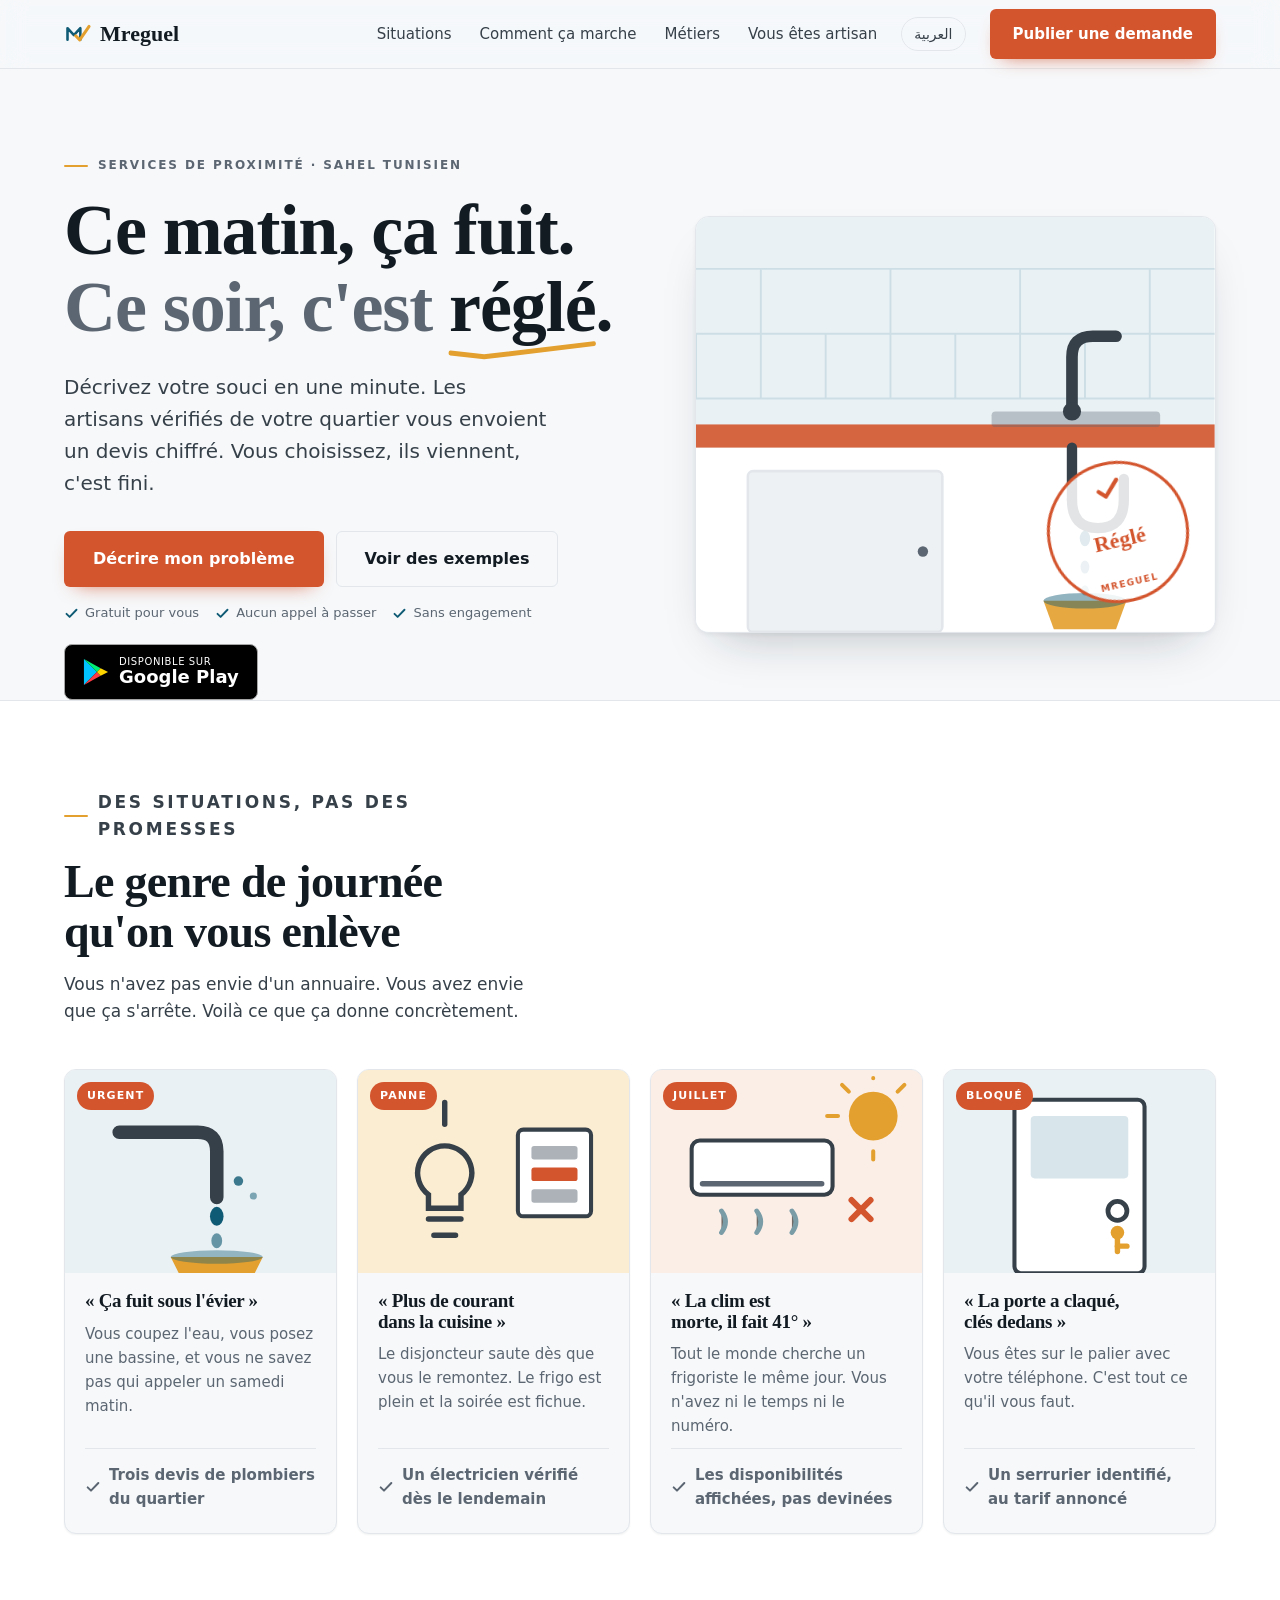
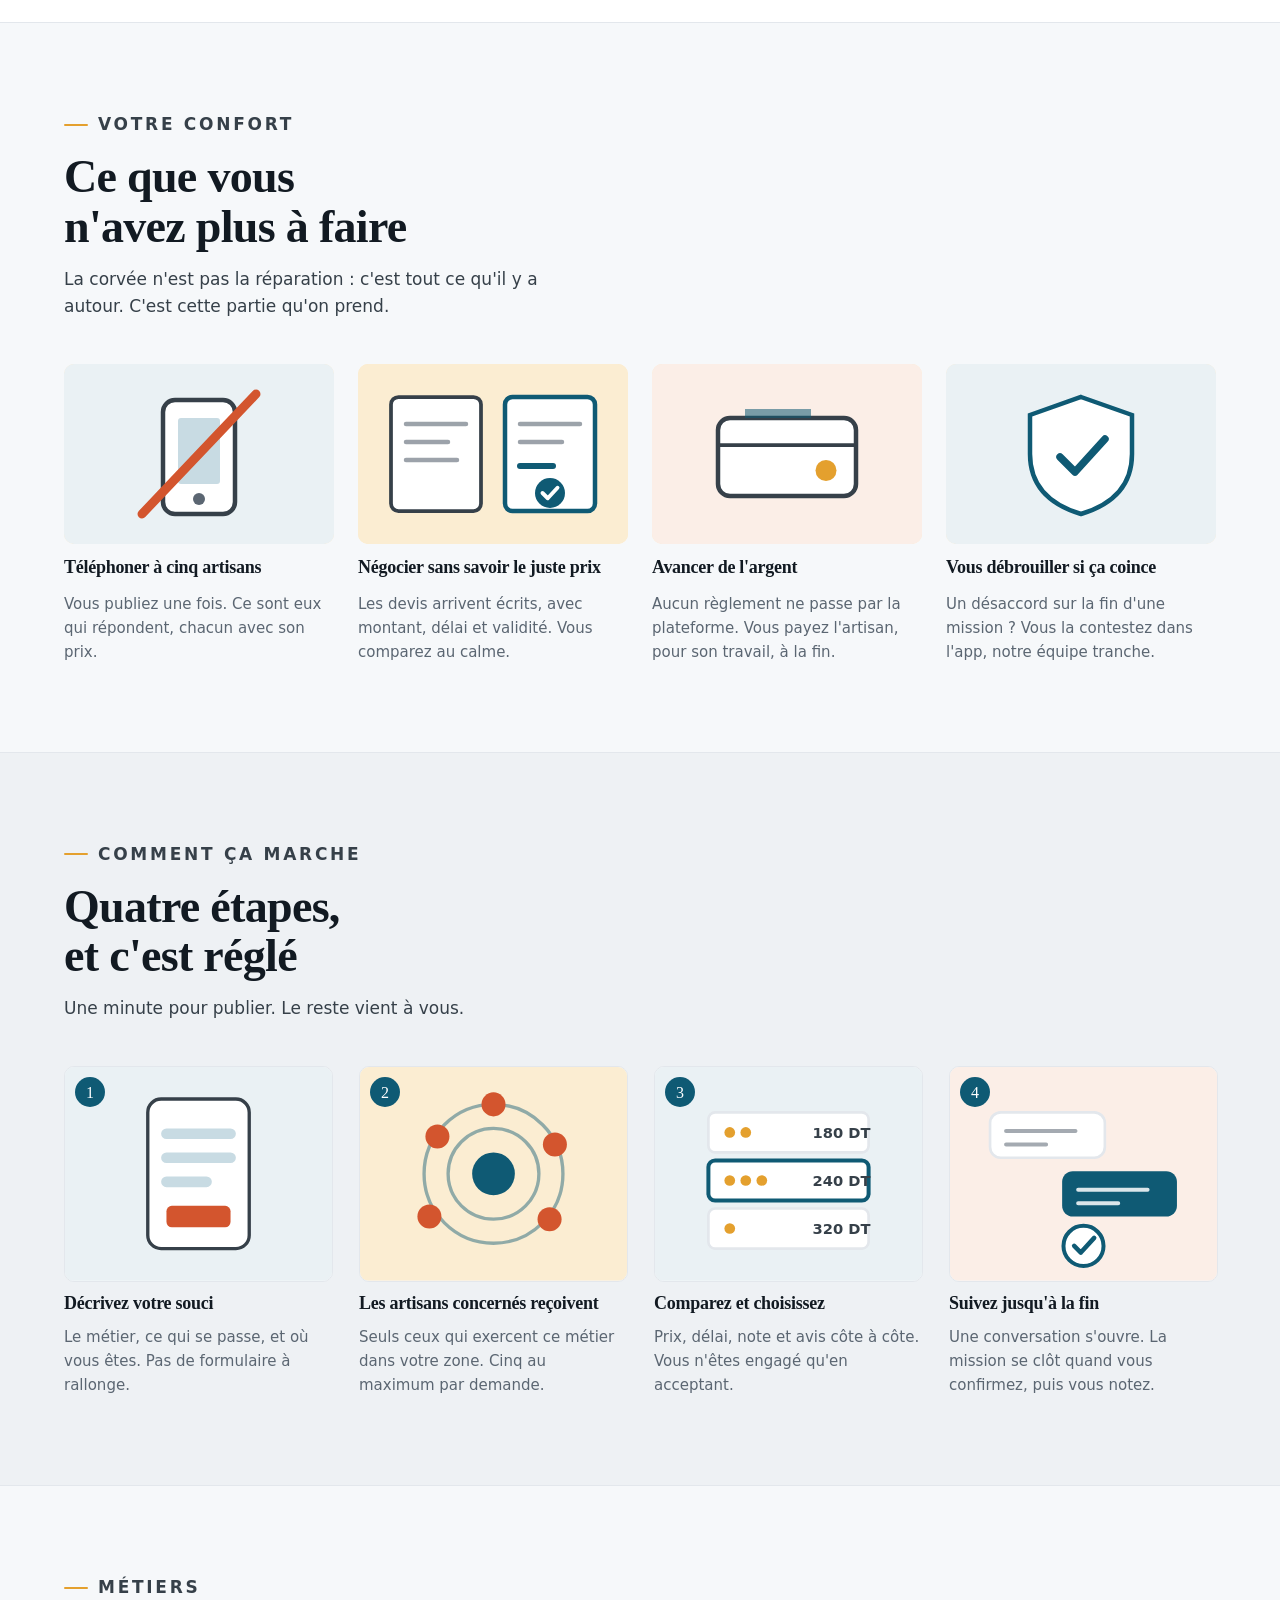
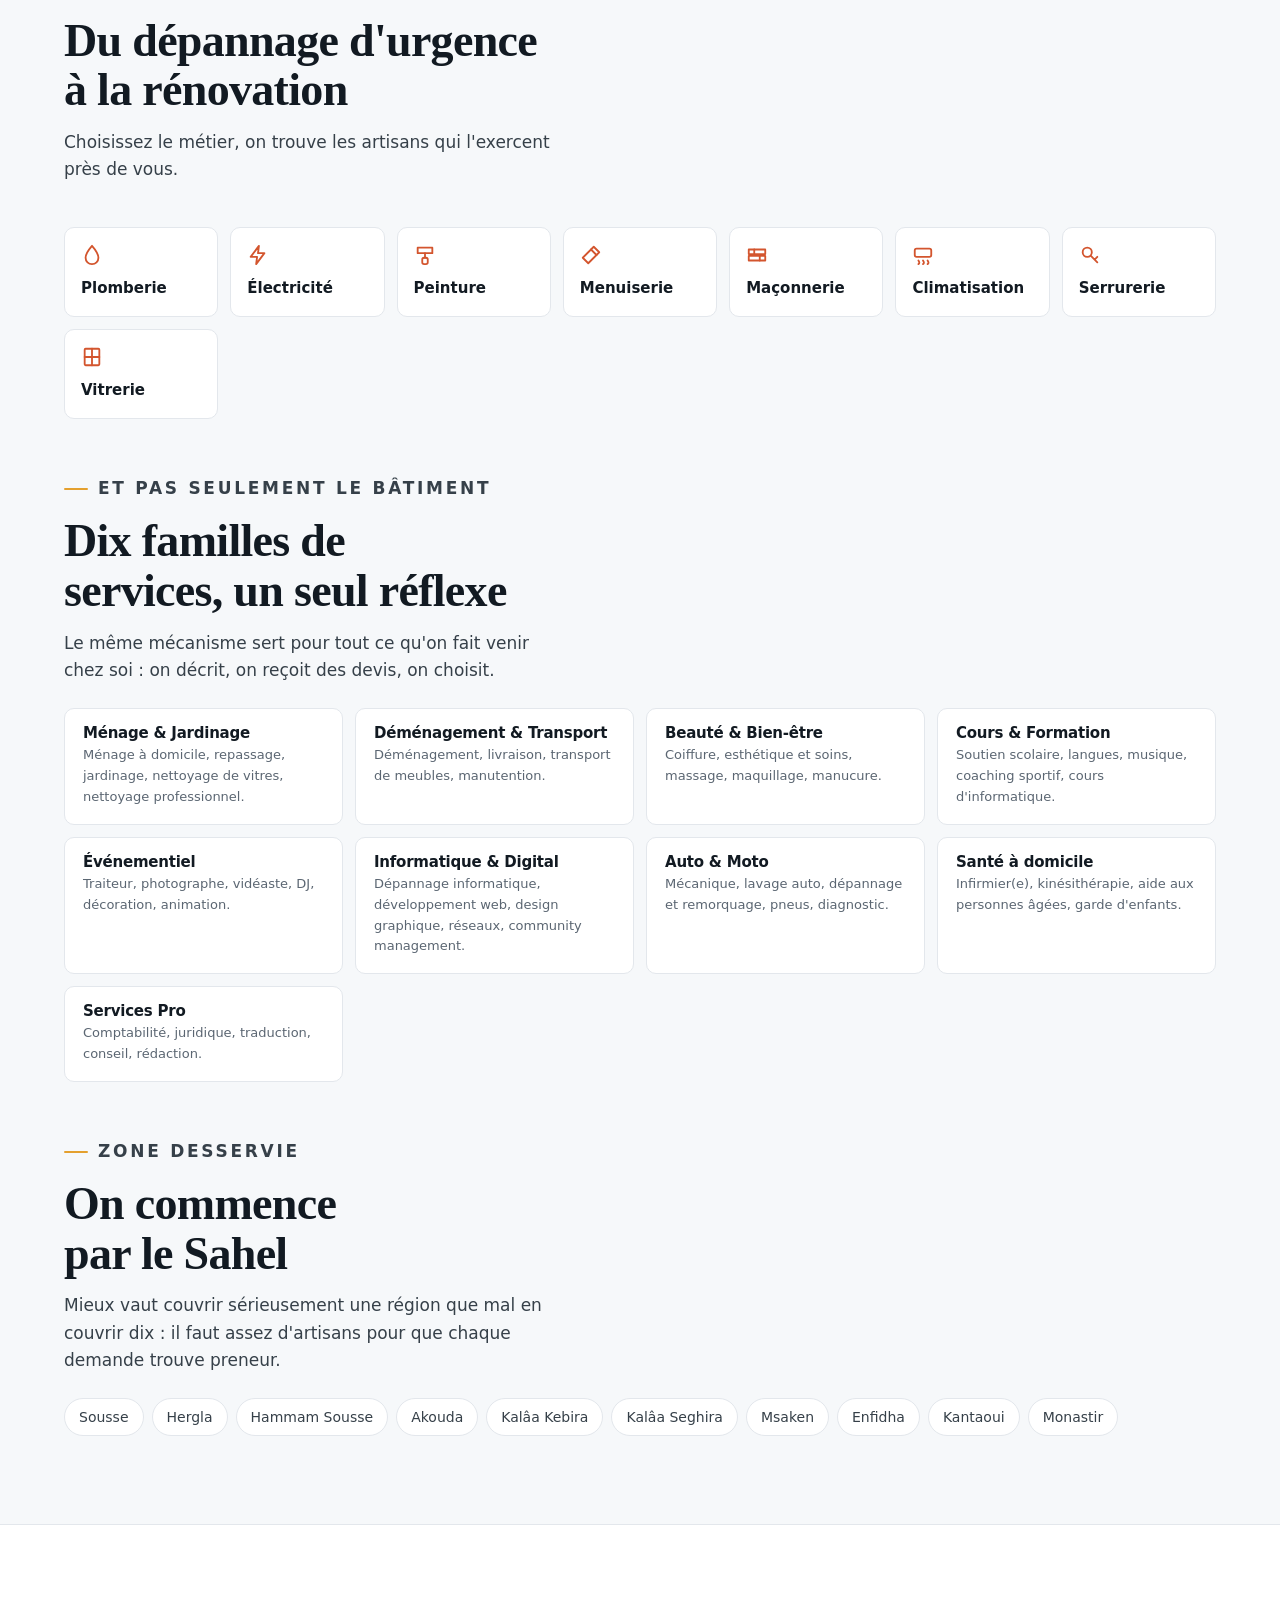
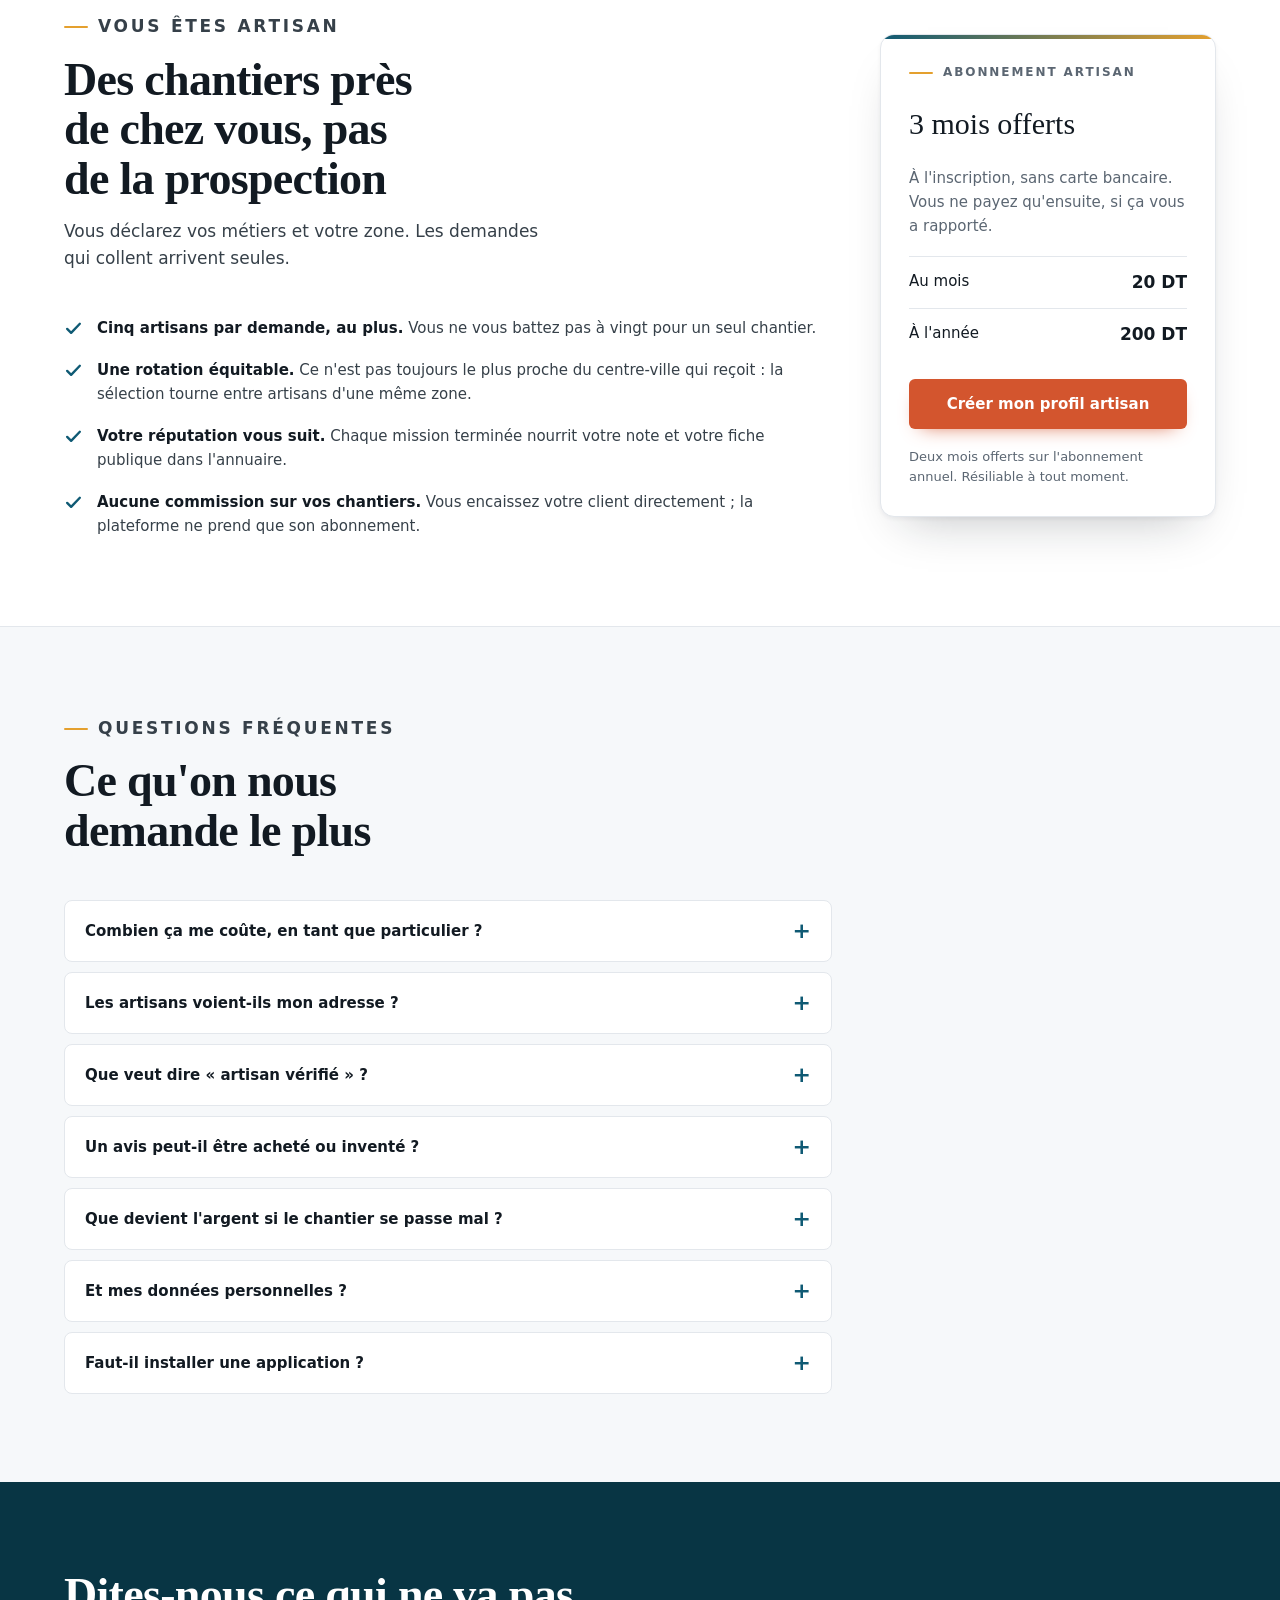
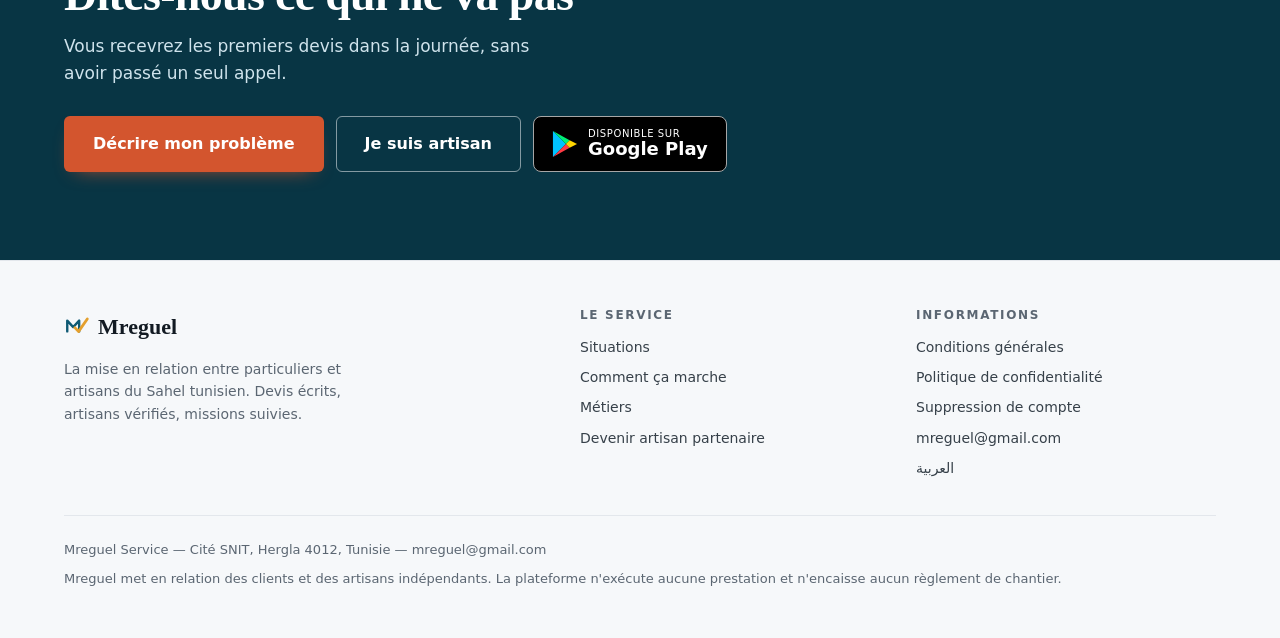
<file: index.html>
<!doctype html>
<html lang="fr" dir="ltr">
<head>
  <meta charset="utf-8" />
  <meta name="viewport" content="width=device-width, initial-scale=1" />

  <title>Artisans et services à domicile à Sousse — Mreguel</title>
  <meta name="description" content="Fuite, clim en panne, ménage, coiffure, dépannage informatique : décrivez votre besoin en une minute et recevez des devis écrits de pros vérifiés du Sahel." />
  <link rel="canonical" href="https://mreguel.com/" />

  <!-- Une langue par URL. Chaque version déclare la paire complète plus
       x-default : Google n'honore les alternates que s'ils sont réciproques. -->
  <link rel="alternate" hreflang="fr-TN" href="https://mreguel.com/" />
  <link rel="alternate" hreflang="ar-TN" href="https://mreguel.com/ar/" />
  <link rel="alternate" hreflang="x-default" href="https://mreguel.com/" />

  <meta name="robots" content="index, follow" />
  <meta name="theme-color" content="#0f5a74" />

  <link rel="icon" type="image/svg+xml" href="/favicon.svg" />

  <!-- Partage social. og:image doit être un PNG/JPEG : la plupart des plateformes
       ignorent le SVG. -->
  <meta property="og:type" content="website" />
  <meta property="og:site_name" content="Mreguel" />
  <meta property="og:locale" content="fr_TN" />
  <meta property="og:locale:alternate" content="ar_TN" />
  <meta property="og:url" content="https://mreguel.com/" />
  <meta property="og:title" content="Mreguel — Artisans et services à domicile vérifiés à Sousse" />
  <meta property="og:description" content="Décrivez votre besoin, recevez des devis écrits de pros vérifiés du Sahel. Gratuit, sans engagement." />
  <meta property="og:image" content="https://mreguel.com/og.png" />
  <meta property="og:image:width" content="1200" />
  <meta property="og:image:height" content="630" />
  <meta property="og:image:alt" content="Mreguel — des devis écrits d'artisans et de prestataires vérifiés du Sahel tunisien." />
  <!-- X/Twitter ne retombe pas toujours sur les balises og: quand la carte est
       explicite : on répète le strict nécessaire plutôt que d'espérer. -->
  <meta name="twitter:card" content="summary_large_image" />
  <meta name="twitter:title" content="Mreguel — Artisans et services à domicile vérifiés à Sousse" />
  <meta name="twitter:description" content="Décrivez votre besoin, recevez des devis écrits de pros vérifiés du Sahel. Gratuit, sans engagement." />
  <meta name="twitter:image" content="https://mreguel.com/og.png" />
  <meta name="twitter:image:alt" content="Mreguel — des devis écrits d'artisans et de prestataires vérifiés du Sahel tunisien." />

  <link rel="stylesheet" href="/styles.css" />

  <!-- Données structurées : le site, l'entreprise avec son catalogue, et la FAQ
       (éligible aux résultats enrichis Google — les questions ci-dessous sont
       réelles, pas décoratives). Le catalogue reprend les familles et les
       prestations réellement présentes en base (GET /api/v1/categories) : c'est
       ce qui décrit l'offre aux moteurs, il doit rester synchronisé. -->
  <script type="application/ld+json">
  {
    "@context": "https://schema.org",
    "@graph": [
      {
        "@type": "WebSite",
        "@id": "https://mreguel.com/#website",
        "url": "https://mreguel.com/",
        "name": "Mreguel",
        "inLanguage": "fr-TN",
        "publisher": { "@id": "https://mreguel.com/#business" }
      },
      {
        "@type": "LocalBusiness",
        "@id": "https://mreguel.com/#business",
        "name": "Mreguel Service",
        "url": "https://mreguel.com/",
        "email": "mreguel@gmail.com",
        "logo": "https://mreguel.com/favicon.svg",
        "image": "https://mreguel.com/og.png",
        "description": "Plateforme de mise en relation entre particuliers et prestataires vérifiés du Sahel tunisien : artisans du bâtiment, ménage, jardinage, déménagement, beauté, cours, événementiel, informatique, auto, santé à domicile et services aux entreprises.",
        "address": {
          "@type": "PostalAddress",
          "streetAddress": "Cité SNIT",
          "addressLocality": "Hergla",
          "postalCode": "4012",
          "addressCountry": "TN"
        },
        "areaServed": [
          { "@type": "City", "name": "Sousse" },
          { "@type": "City", "name": "Hergla" },
          { "@type": "City", "name": "Hammam Sousse" },
          { "@type": "City", "name": "Akouda" },
          { "@type": "City", "name": "Kalâa Kebira" },
          { "@type": "City", "name": "Kalâa Seghira" },
          { "@type": "City", "name": "Msaken" },
          { "@type": "City", "name": "Enfidha" },
          { "@type": "City", "name": "Port El Kantaoui" },
          { "@type": "City", "name": "Monastir" }
        ],
        "hasOfferCatalog": {
          "@type": "OfferCatalog",
          "name": "Prestations disponibles sur Mreguel",
          "itemListElement": [
            {
              "@type": "OfferCatalog",
              "name": "Maison & Travaux",
              "itemListElement": [
                { "@type": "Offer", "itemOffered": { "@type": "Service", "name": "Plomberie" } },
                { "@type": "Offer", "itemOffered": { "@type": "Service", "name": "Électricité" } },
                { "@type": "Offer", "itemOffered": { "@type": "Service", "name": "Peinture" } },
                { "@type": "Offer", "itemOffered": { "@type": "Service", "name": "Menuiserie" } },
                { "@type": "Offer", "itemOffered": { "@type": "Service", "name": "Maçonnerie" } },
                { "@type": "Offer", "itemOffered": { "@type": "Service", "name": "Climatisation & Chauffage" } },
                { "@type": "Offer", "itemOffered": { "@type": "Service", "name": "Serrurerie" } },
                { "@type": "Offer", "itemOffered": { "@type": "Service", "name": "Vitrerie" } }
              ]
            },
            {
              "@type": "OfferCatalog",
              "name": "Ménage & Jardinage",
              "itemListElement": [
                { "@type": "Offer", "itemOffered": { "@type": "Service", "name": "Ménage à domicile" } },
                { "@type": "Offer", "itemOffered": { "@type": "Service", "name": "Repassage" } },
                { "@type": "Offer", "itemOffered": { "@type": "Service", "name": "Jardinage" } },
                { "@type": "Offer", "itemOffered": { "@type": "Service", "name": "Nettoyage de vitres" } },
                { "@type": "Offer", "itemOffered": { "@type": "Service", "name": "Nettoyage professionnel" } }
              ]
            },
            {
              "@type": "OfferCatalog",
              "name": "Déménagement & Transport",
              "itemListElement": [
                { "@type": "Offer", "itemOffered": { "@type": "Service", "name": "Déménagement" } },
                { "@type": "Offer", "itemOffered": { "@type": "Service", "name": "Livraison" } },
                { "@type": "Offer", "itemOffered": { "@type": "Service", "name": "Transport de meubles" } },
                { "@type": "Offer", "itemOffered": { "@type": "Service", "name": "Manutention" } }
              ]
            },
            {
              "@type": "OfferCatalog",
              "name": "Beauté & Bien-être",
              "itemListElement": [
                { "@type": "Offer", "itemOffered": { "@type": "Service", "name": "Coiffure" } },
                { "@type": "Offer", "itemOffered": { "@type": "Service", "name": "Esthétique & Soins" } },
                { "@type": "Offer", "itemOffered": { "@type": "Service", "name": "Massage" } },
                { "@type": "Offer", "itemOffered": { "@type": "Service", "name": "Maquillage" } },
                { "@type": "Offer", "itemOffered": { "@type": "Service", "name": "Manucure" } }
              ]
            },
            {
              "@type": "OfferCatalog",
              "name": "Cours & Formation",
              "itemListElement": [
                { "@type": "Offer", "itemOffered": { "@type": "Service", "name": "Soutien scolaire" } },
                { "@type": "Offer", "itemOffered": { "@type": "Service", "name": "Langues" } },
                { "@type": "Offer", "itemOffered": { "@type": "Service", "name": "Musique" } },
                { "@type": "Offer", "itemOffered": { "@type": "Service", "name": "Coaching sportif" } },
                { "@type": "Offer", "itemOffered": { "@type": "Service", "name": "Cours d'informatique" } }
              ]
            },
            {
              "@type": "OfferCatalog",
              "name": "Événementiel",
              "itemListElement": [
                { "@type": "Offer", "itemOffered": { "@type": "Service", "name": "Traiteur" } },
                { "@type": "Offer", "itemOffered": { "@type": "Service", "name": "Photographe" } },
                { "@type": "Offer", "itemOffered": { "@type": "Service", "name": "Vidéaste" } },
                { "@type": "Offer", "itemOffered": { "@type": "Service", "name": "DJ & Musique" } },
                { "@type": "Offer", "itemOffered": { "@type": "Service", "name": "Décoration" } },
                { "@type": "Offer", "itemOffered": { "@type": "Service", "name": "Animation" } }
              ]
            },
            {
              "@type": "OfferCatalog",
              "name": "Informatique & Digital",
              "itemListElement": [
                { "@type": "Offer", "itemOffered": { "@type": "Service", "name": "Dépannage informatique" } },
                { "@type": "Offer", "itemOffered": { "@type": "Service", "name": "Développement web" } },
                { "@type": "Offer", "itemOffered": { "@type": "Service", "name": "Design graphique" } },
                { "@type": "Offer", "itemOffered": { "@type": "Service", "name": "Réseaux" } },
                { "@type": "Offer", "itemOffered": { "@type": "Service", "name": "Community management" } }
              ]
            },
            {
              "@type": "OfferCatalog",
              "name": "Auto & Moto",
              "itemListElement": [
                { "@type": "Offer", "itemOffered": { "@type": "Service", "name": "Mécanique" } },
                { "@type": "Offer", "itemOffered": { "@type": "Service", "name": "Lavage auto" } },
                { "@type": "Offer", "itemOffered": { "@type": "Service", "name": "Dépannage & Remorquage" } },
                { "@type": "Offer", "itemOffered": { "@type": "Service", "name": "Pneus" } },
                { "@type": "Offer", "itemOffered": { "@type": "Service", "name": "Diagnostic" } }
              ]
            },
            {
              "@type": "OfferCatalog",
              "name": "Santé à domicile",
              "itemListElement": [
                { "@type": "Offer", "itemOffered": { "@type": "Service", "name": "Infirmier(e)" } },
                { "@type": "Offer", "itemOffered": { "@type": "Service", "name": "Kinésithérapie" } },
                { "@type": "Offer", "itemOffered": { "@type": "Service", "name": "Aide aux personnes âgées" } },
                { "@type": "Offer", "itemOffered": { "@type": "Service", "name": "Garde d'enfants" } }
              ]
            },
            {
              "@type": "OfferCatalog",
              "name": "Services Pro",
              "itemListElement": [
                { "@type": "Offer", "itemOffered": { "@type": "Service", "name": "Comptabilité" } },
                { "@type": "Offer", "itemOffered": { "@type": "Service", "name": "Juridique" } },
                { "@type": "Offer", "itemOffered": { "@type": "Service", "name": "Traduction" } },
                { "@type": "Offer", "itemOffered": { "@type": "Service", "name": "Conseil & Consulting" } },
                { "@type": "Offer", "itemOffered": { "@type": "Service", "name": "Rédaction" } }
              ]
            }
          ]
        }
      },
      {
        "@type": "FAQPage",
        "@id": "https://mreguel.com/#faq",
        "inLanguage": "fr-TN",
        "isPartOf": { "@id": "https://mreguel.com/#website" },
        "mainEntity": [
          {
            "@type": "Question",
            "name": "Combien ça me coûte, en tant que particulier ?",
            "acceptedAnswer": { "@type": "Answer", "text": "Rien. Publier une demande, recevoir des devis, échanger avec un artisan et laisser un avis sont gratuits et sans engagement. Vous payez l'artisan pour son travail, directement — jamais la plateforme." }
          },
          {
            "@type": "Question",
            "name": "Les artisans voient-ils mon adresse ?",
            "acceptedAnswer": { "@type": "Answer", "text": "Non. Tant que vous n'avez pas accepté un devis, ils voient le métier, votre description et une distance approximative, pas votre adresse. Les numéros de téléphone et adresses e-mail écrits dans une description sont masqués automatiquement." }
          },
          {
            "@type": "Question",
            "name": "Que veut dire « artisan vérifié » ?",
            "acceptedAnswer": { "@type": "Answer", "text": "L'artisan a transmis ses pièces justificatives et notre équipe les a contrôlées avant d'afficher le badge. Un profil sans badge reste visible : l'absence de badge signifie que le dossier n'a pas encore été validé." }
          },
          {
            "@type": "Question",
            "name": "Un avis peut-il être acheté ou inventé ?",
            "acceptedAnswer": { "@type": "Answer", "text": "Non, par construction. Seuls le client et l'artisan d'une mission réellement attribuée peuvent déposer un avis, une fois chacun." }
          },
          {
            "@type": "Question",
            "name": "Que devient l'argent si le chantier se passe mal ?",
            "acceptedAnswer": { "@type": "Answer", "text": "Il ne passe jamais par nous : le règlement se fait entre vous et l'artisan. En cas de désaccord sur la fin d'une mission, vous la contestez depuis l'application et notre équipe arbitre au vu des échanges." }
          },
          {
            "@type": "Question",
            "name": "Et mes données personnelles ?",
            "acceptedAnswer": { "@type": "Answer", "text": "Elles sont traitées conformément à la loi organique n°2004-63 relative à la protection des données à caractère personnel. Vous pouvez exporter vos données ou supprimer votre compte depuis l'application." }
          },
          {
            "@type": "Question",
            "name": "Faut-il installer une application ?",
            "acceptedAnswer": { "@type": "Answer", "text": "Non. Mreguel fonctionne dans votre navigateur, sur téléphone comme sur ordinateur, et s'installe sur l'écran d'accueil si vous le souhaitez. L'application Android est disponible sur Google Play." }
          }
        ]
      }
    ]
  }
  </script>
</head>
<body>
<header class="masthead">
  <div class="wrap">
    <a class="brand" href="#top">
      <svg width="28" height="28" viewBox="0 0 24 24" fill="none" stroke="currentColor" stroke-linecap="round" stroke-linejoin="round" aria-hidden="true">
        <path d="M3 17V7l5.5 6L14 7v10" stroke-width="2.2"></path>
        <path d="m10 13.5 3.5 3.5L21.5 5.5" stroke="var(--safran)" stroke-width="2.6"></path>
      </svg>
      Mreguel
    </a>
    <nav aria-label="Navigation principale">
      <a href="#situations">Situations</a>
      <a href="#fonctionnement">Comment ça marche</a>
      <a href="#metiers">Métiers</a>
      <a href="#artisans">Vous êtes artisan</a>
    </nav>
    <a class="lang" href="/ar/" lang="ar" hreflang="ar" dir="rtl">العربية</a>
    <a class="btn btn-primary" href="#demande">Publier une demande</a>
  </div>
</header>

<main id="top">

  <!-- ===================== HÉROS ===================== -->
  <section class="hero">
    <canvas id="zellige-hero" aria-hidden="true"></canvas>
    <div class="wrap hero-grid">
      <div>
        <p class="eyebrow">Services de proximité · Sahel tunisien</p>
        <h1>
          Ce matin, ça fuit.<br />
          <span class="quiet">Ce soir, c'est</span> <span class="ticked">réglé<svg viewBox="0 0 100 10" fill="none" preserveAspectRatio="none" aria-hidden="true"><path d="M1 7.5 L24 9.5 L99 2.5" stroke="currentColor" stroke-width="2.6" stroke-linecap="round" pathLength="1"></path></svg></span>.
        </h1>
        <p class="lede">
          Décrivez votre souci en une minute. Les artisans vérifiés de votre quartier
          vous envoient un devis chiffré. Vous choisissez, ils viennent, c'est fini.
        </p>
        <div class="cta-row">
          <a class="btn btn-primary btn-lg" href="#demande">Décrire mon problème</a>
          <a class="btn btn-ghost btn-lg" href="#situations">Voir des exemples</a>
        </div>
        <p class="cta-note">
          <span><svg width="15" height="15" viewBox="0 0 24 24" fill="none" stroke="currentColor" stroke-width="3" stroke-linecap="round" stroke-linejoin="round" aria-hidden="true"><path d="m4 12.5 5 5L20 6"></path></svg> Gratuit pour vous</span>
          <span><svg width="15" height="15" viewBox="0 0 24 24" fill="none" stroke="currentColor" stroke-width="3" stroke-linecap="round" stroke-linejoin="round" aria-hidden="true"><path d="m4 12.5 5 5L20 6"></path></svg> Aucun appel à passer</span>
          <span><svg width="15" height="15" viewBox="0 0 24 24" fill="none" stroke="currentColor" stroke-width="3" stroke-linecap="round" stroke-linejoin="round" aria-hidden="true"><path d="m4 12.5 5 5L20 6"></path></svg> Sans engagement</span>
        </p>
        <div class="store-row">
          <a class="store-badge" href="https://play.google.com/store/apps/details?id=com.mreguel.app" target="_blank" rel="noopener" aria-label="Télécharger Mreguel sur Google Play">
            <svg width="26" height="28" viewBox="0 0 28 30" aria-hidden="true"><path d="M1 1 15 15 1 29Z" fill="#00C3FF"></path><path d="M1 1 19 11 15 15Z" fill="#00F076"></path><path d="M1 29 15 15 19 19Z" fill="#FF3A44"></path><path d="M19 11 27 15 19 19 15 15Z" fill="#FFD500"></path></svg>
            <span><small>DISPONIBLE SUR</small>Google Play</span>
          </a>
        </div>
      </div>

      <!-- Scène : l'évier qui goutte, puis le tampon « réglé » -->
      <div class="hero-scene">
        <div class="scene-frame">
          <svg viewBox="0 0 400 320" role="img" aria-label="Un évier de cuisine dont le siphon fuit, avec une bassine posée dessous.">
            <rect width="400" height="320" fill="var(--azur-50)"></rect>
            <!-- carrelage mural -->
            <g stroke="var(--azur-100)" stroke-width="1.5" opacity=".85">
              <path d="M0 40h400M0 90h400M0 140h400"></path>
              <path d="M50 40v100M150 40v100M250 40v100M350 40v100"></path>
              <path d="M100 90v50M200 90v50M300 90v50M0 90v50"></path>
            </g>
            <!-- plan de travail -->
            <rect x="0" y="160" width="400" height="18" fill="var(--terracotta)" opacity=".9"></rect>
            <rect x="0" y="178" width="400" height="142" fill="var(--surface)"></rect>
            <!-- caisson -->
            <rect x="40" y="196" width="150" height="124" rx="4" fill="var(--sunk)" stroke="var(--line)" stroke-width="2"></rect>
            <circle cx="175" cy="258" r="4" fill="var(--muted)"></circle>
            <!-- cuve -->
            <rect x="228" y="150" width="130" height="12" rx="3" fill="var(--muted)" opacity=".35"></rect>
            <!-- robinet -->
            <g stroke="var(--ink-soft)" stroke-width="9" fill="none" stroke-linecap="round">
              <path d="M290 150v-42q0-16 16-16h18"></path>
            </g>
            <circle cx="290" cy="150" r="7" fill="var(--ink-soft)"></circle>
            <!-- siphon sous le plan -->
            <g stroke="var(--ink-soft)" stroke-width="8" fill="none" stroke-linecap="round">
              <path d="M290 178v40"></path>
              <path d="M290 218q0 22 20 22 20 0 20-22v-16"></path>
            </g>
            <!-- gouttes -->
            <g fill="var(--azur)">
              <ellipse cx="300" cy="248" rx="4" ry="6" opacity=".9"></ellipse>
              <ellipse cx="300" cy="270" rx="3.4" ry="5" opacity=".6"></ellipse>
              <ellipse cx="300" cy="288" rx="3" ry="4" opacity=".35"></ellipse>
            </g>
            <!-- bassine -->
            <path d="M268 296h64l-8 22h-48z" fill="var(--safran)" opacity=".9"></path>
            <ellipse cx="300" cy="296" rx="32" ry="6" fill="var(--azur)" opacity=".45"></ellipse>
          </svg>
          <div class="stamp" aria-hidden="true">
            <svg width="30" height="30" viewBox="0 0 24 24" fill="none" stroke="currentColor" stroke-width="3.2" stroke-linecap="round" stroke-linejoin="round"><path d="m4 12.5 5 5L20 6"></path></svg>
            Réglé
            <small>Mreguel</small>
          </div>
        </div>
      </div>
    </div>
  </section>

  <!-- ===================== SITUATIONS ===================== -->
  <section id="situations" class="band">
    <div class="wrap">
      <div class="section-head reveal">
        <p class="eyebrow">Des situations, pas des promesses</p>
        <h2>Le genre de journée qu'on vous enlève</h2>
        <p>Vous n'avez pas envie d'un annuaire. Vous avez envie que ça s'arrête. Voilà ce que ça donne concrètement.</p>
      </div>

      <div class="cases">
        <article class="case reveal">
          <div class="case-art">
            <span class="case-tag">Urgent</span>
            <svg viewBox="0 0 200 150" role="img" aria-label="Un tuyau percé sous un évier, d'où l'eau s'échappe.">
              <rect width="200" height="150" fill="var(--azur-50)"></rect>
              <g stroke="var(--ink-soft)" stroke-width="10" fill="none" stroke-linecap="round">
                <path d="M40 46h58q14 0 14 14v34"></path>
              </g>
              <g fill="var(--azur)">
                <ellipse cx="112" cy="108" rx="5" ry="7"></ellipse>
                <ellipse cx="112" cy="126" rx="4" ry="5.5" opacity=".6"></ellipse>
                <circle cx="128" cy="82" r="3.5" opacity=".8"></circle>
                <circle cx="139" cy="93" r="2.6" opacity=".5"></circle>
              </g>
              <path d="M78 138h68l-6 12H84z" fill="var(--safran)"></path>
              <ellipse cx="112" cy="138" rx="34" ry="5" fill="var(--azur)" opacity=".4"></ellipse>
            </svg>
          </div>
          <div class="case-body">
            <h3>« Ça fuit sous l'évier »</h3>
            <p>Vous coupez l'eau, vous posez une bassine, et vous ne savez pas qui appeler un samedi matin.</p>
            <p class="case-out">
              <svg width="16" height="16" viewBox="0 0 24 24" fill="none" stroke="currentColor" stroke-width="3" stroke-linecap="round" stroke-linejoin="round" aria-hidden="true"><path d="m4 12.5 5 5L20 6"></path></svg>
              Trois devis de plombiers du quartier
            </p>
          </div>
        </article>

        <article class="case reveal">
          <div class="case-art">
            <span class="case-tag">Panne</span>
            <svg viewBox="0 0 200 150" role="img" aria-label="Une ampoule éteinte et un tableau électrique dont un disjoncteur a sauté.">
              <rect width="200" height="150" fill="var(--safran-100)"></rect>
              <g stroke="var(--ink-soft)" stroke-width="4" fill="none" stroke-linecap="round">
                <path d="M64 24v16"></path>
                <path d="M64 56a20 20 0 0 1 12 36v10H52V92A20 20 0 0 1 64 56z"></path>
                <path d="M52 110h24M56 122h16"></path>
              </g>
              <rect x="118" y="44" width="54" height="64" rx="4" fill="var(--surface)" stroke="var(--ink-soft)" stroke-width="3"></rect>
              <rect x="128" y="56" width="34" height="10" rx="2" fill="var(--muted)" opacity=".5"></rect>
              <rect x="128" y="72" width="34" height="10" rx="2" fill="var(--terracotta)"></rect>
              <rect x="128" y="88" width="34" height="10" rx="2" fill="var(--muted)" opacity=".5"></rect>
            </svg>
          </div>
          <div class="case-body">
            <h3>« Plus de courant dans la cuisine »</h3>
            <p>Le disjoncteur saute dès que vous le remontez. Le frigo est plein et la soirée est fichue.</p>
            <p class="case-out">
              <svg width="16" height="16" viewBox="0 0 24 24" fill="none" stroke="currentColor" stroke-width="3" stroke-linecap="round" stroke-linejoin="round" aria-hidden="true"><path d="m4 12.5 5 5L20 6"></path></svg>
              Un électricien vérifié dès le lendemain
            </p>
          </div>
        </article>

        <article class="case reveal">
          <div class="case-art">
            <span class="case-tag">Juillet</span>
            <svg viewBox="0 0 200 150" role="img" aria-label="Un climatiseur mural en panne sous un soleil écrasant.">
              <rect width="200" height="150" fill="var(--terracotta-50)"></rect>
              <circle cx="164" cy="34" r="18" fill="var(--safran)"></circle>
              <g stroke="var(--safran)" stroke-width="3" stroke-linecap="round">
                <path d="M164 6v-0M138 34h-8M164 60v6M146 16l-5-5M182 16l5-5"></path>
              </g>
              <rect x="30" y="52" width="104" height="40" rx="6" fill="var(--surface)" stroke="var(--ink-soft)" stroke-width="3"></rect>
              <path d="M38 84h88" stroke="var(--muted)" stroke-width="4" stroke-linecap="round"></path>
              <g stroke="var(--azur)" stroke-width="3.5" stroke-linecap="round" opacity=".55">
                <path d="M52 104q6 8 0 16M78 104q6 8 0 16M104 104q6 8 0 16"></path>
              </g>
              <path d="M148 96l14 14m0-14l-14 14" stroke="var(--terracotta)" stroke-width="4.5" stroke-linecap="round"></path>
            </svg>
          </div>
          <div class="case-body">
            <h3>« La clim est morte, il fait 41° »</h3>
            <p>Tout le monde cherche un frigoriste le même jour. Vous n'avez ni le temps ni le numéro.</p>
            <p class="case-out">
              <svg width="16" height="16" viewBox="0 0 24 24" fill="none" stroke="currentColor" stroke-width="3" stroke-linecap="round" stroke-linejoin="round" aria-hidden="true"><path d="m4 12.5 5 5L20 6"></path></svg>
              Les disponibilités affichées, pas devinées
            </p>
          </div>
        </article>

        <article class="case reveal">
          <div class="case-art">
            <span class="case-tag">Bloqué</span>
            <svg viewBox="0 0 200 150" role="img" aria-label="Une porte fermée avec une clé restée dans la serrure.">
              <rect width="200" height="150" fill="var(--azur-50)"></rect>
              <rect x="52" y="22" width="96" height="128" rx="5" fill="var(--surface)" stroke="var(--ink-soft)" stroke-width="3"></rect>
              <rect x="64" y="34" width="72" height="46" rx="3" fill="var(--azur-100)" opacity=".7"></rect>
              <circle cx="128" cy="104" r="7" fill="none" stroke="var(--ink-soft)" stroke-width="3.5"></circle>
              <circle cx="128" cy="120" r="5" fill="var(--safran)"></circle>
              <path d="M128 120v14" stroke="var(--safran)" stroke-width="4" stroke-linecap="round"></path>
              <path d="M128 130h7" stroke="var(--safran)" stroke-width="4" stroke-linecap="round"></path>
            </svg>
          </div>
          <div class="case-body">
            <h3>« La porte a claqué, clés dedans »</h3>
            <p>Vous êtes sur le palier avec votre téléphone. C'est tout ce qu'il vous faut.</p>
            <p class="case-out">
              <svg width="16" height="16" viewBox="0 0 24 24" fill="none" stroke="currentColor" stroke-width="3" stroke-linecap="round" stroke-linejoin="round" aria-hidden="true"><path d="m4 12.5 5 5L20 6"></path></svg>
              Un serrurier identifié, au tarif annoncé
            </p>
          </div>
        </article>
      </div>
    </div>
  </section>

  <!-- ===================== CONFORT ===================== -->
  <section id="confort">
    <div class="wrap">
      <div class="section-head reveal">
        <p class="eyebrow">Votre confort</p>
        <h2>Ce que vous n'avez plus à faire</h2>
        <p>La corvée n'est pas la réparation : c'est tout ce qu'il y a autour. C'est cette partie qu'on prend.</p>
      </div>

      <div class="comforts">
        <div class="comfort reveal">
          <div class="comfort-art">
            <svg viewBox="0 0 180 120" role="img" aria-label="Un téléphone barré : aucun appel à passer.">
              <rect width="180" height="120" fill="var(--azur-50)"></rect>
              <rect x="66" y="24" width="48" height="76" rx="8" fill="var(--surface)" stroke="var(--ink-soft)" stroke-width="3"></rect>
              <rect x="76" y="36" width="28" height="44" rx="2" fill="var(--azur-100)"></rect>
              <circle cx="90" cy="90" r="4" fill="var(--muted)"></circle>
              <path d="M52 100 128 20" stroke="var(--terracotta)" stroke-width="6" stroke-linecap="round"></path>
            </svg>
          </div>
          <h3>Téléphoner à cinq artisans</h3>
          <p>Vous publiez une fois. Ce sont eux qui répondent, chacun avec son prix.</p>
        </div>

        <div class="comfort reveal">
          <div class="comfort-art">
            <svg viewBox="0 0 180 120" role="img" aria-label="Deux devis comparés côte à côte, l'un retenu.">
              <rect width="180" height="120" fill="var(--safran-100)"></rect>
              <rect x="22" y="22" width="60" height="76" rx="5" fill="var(--surface)" stroke="var(--ink-soft)" stroke-width="2.5"></rect>
              <rect x="98" y="22" width="60" height="76" rx="5" fill="var(--surface)" stroke="var(--azur)" stroke-width="3"></rect>
              <g stroke="var(--muted)" stroke-width="3" stroke-linecap="round" opacity=".6">
                <path d="M32 40h40M32 52h28M32 64h34"></path>
                <path d="M108 40h40M108 52h28"></path>
              </g>
              <path d="M108 68h22" stroke="var(--azur)" stroke-width="4" stroke-linecap="round"></path>
              <circle cx="128" cy="86" r="10" fill="var(--azur)"></circle>
              <path d="m123 86 3.5 3.5 6.5-7" stroke="#fff" stroke-width="2.6" fill="none" stroke-linecap="round" stroke-linejoin="round"></path>
            </svg>
          </div>
          <h3>Négocier sans savoir le juste prix</h3>
          <p>Les devis arrivent écrits, avec montant, délai et validité. Vous comparez au calme.</p>
        </div>

        <div class="comfort reveal">
          <div class="comfort-art">
            <svg viewBox="0 0 180 120" role="img" aria-label="Un porte-monnaie fermé : aucune avance d'argent.">
              <rect width="180" height="120" fill="var(--terracotta-50)"></rect>
              <rect x="44" y="36" width="92" height="52" rx="8" fill="var(--surface)" stroke="var(--ink-soft)" stroke-width="3"></rect>
              <path d="M44 54h92" stroke="var(--ink-soft)" stroke-width="2.5"></path>
              <circle cx="116" cy="71" r="7" fill="var(--safran)"></circle>
              <path d="M62 30h44v6H62z" fill="var(--azur)" opacity=".55"></path>
            </svg>
          </div>
          <h3>Avancer de l'argent</h3>
          <p>Aucun règlement ne passe par la plateforme. Vous payez l'artisan, pour son travail, à la fin.</p>
        </div>

        <div class="comfort reveal">
          <div class="comfort-art">
            <svg viewBox="0 0 180 120" role="img" aria-label="Un bouclier marqué d'une coche : un recours en cas de litige.">
              <rect width="180" height="120" fill="var(--azur-50)"></rect>
              <path d="M90 22l34 12v26c0 22-14 34-34 40-20-6-34-18-34-40V34z" fill="var(--surface)" stroke="var(--azur)" stroke-width="3"></path>
              <path d="m76 62 10 10 20-22" stroke="var(--azur)" stroke-width="5" fill="none" stroke-linecap="round" stroke-linejoin="round"></path>
            </svg>
          </div>
          <h3>Vous débrouiller si ça coince</h3>
          <p>Un désaccord sur la fin d'une mission ? Vous la contestez dans l'app, notre équipe tranche.</p>
        </div>
      </div>
    </div>
  </section>

  <!-- ===================== FONCTIONNEMENT ===================== -->
  <section id="fonctionnement" class="band-sunk">
    <div class="wrap">
      <div class="section-head reveal">
        <p class="eyebrow">Comment ça marche</p>
        <h2>Quatre étapes, et c'est réglé</h2>
        <p>Une minute pour publier. Le reste vient à vous.</p>
      </div>
      <ol class="steps">
        <li class="reveal">
          <div class="step-art">
            <span class="step-n" aria-hidden="true"></span>
            <svg viewBox="0 0 200 160" role="img" aria-label="Un formulaire court rempli sur un téléphone.">
              <rect width="200" height="160" fill="var(--azur-50)"></rect>
              <rect x="62" y="24" width="76" height="112" rx="10" fill="var(--surface)" stroke="var(--ink-soft)" stroke-width="2.5"></rect>
              <g stroke="var(--azur-100)" stroke-width="8" stroke-linecap="round">
                <path d="M76 50h48M76 68h48M76 86h30"></path>
              </g>
              <rect x="76" y="104" width="48" height="16" rx="4" fill="var(--terracotta)"></rect>
            </svg>
          </div>
          <h3>Décrivez votre souci</h3>
          <p>Le métier, ce qui se passe, et où vous êtes. Pas de formulaire à rallonge.</p>
        </li>
        <li class="reveal">
          <div class="step-art">
            <span class="step-n" aria-hidden="true"></span>
            <svg viewBox="0 0 200 160" role="img" aria-label="Une demande diffusée vers plusieurs artisans proches.">
              <rect width="200" height="160" fill="var(--safran-100)"></rect>
              <circle cx="100" cy="80" r="16" fill="var(--azur)"></circle>
              <g stroke="var(--azur)" stroke-width="2.5" opacity=".45" fill="none">
                <circle cx="100" cy="80" r="34"></circle>
                <circle cx="100" cy="80" r="52"></circle>
              </g>
              <g fill="var(--terracotta)">
                <circle cx="58" cy="52" r="9"></circle>
                <circle cx="146" cy="58" r="9"></circle>
                <circle cx="52" cy="112" r="9"></circle>
                <circle cx="142" cy="114" r="9"></circle>
                <circle cx="100" cy="28" r="9"></circle>
              </g>
            </svg>
          </div>
          <h3>Les artisans concernés reçoivent</h3>
          <p>Seuls ceux qui exercent ce métier dans votre zone. Cinq au maximum par demande.</p>
        </li>
        <li class="reveal">
          <div class="step-art">
            <span class="step-n" aria-hidden="true"></span>
            <svg viewBox="0 0 200 160" role="img" aria-label="Trois devis chiffrés empilés, avec une note en étoiles.">
              <rect width="200" height="160" fill="var(--azur-50)"></rect>
              <rect x="40" y="34" width="120" height="30" rx="5" fill="var(--surface)" stroke="var(--line)" stroke-width="2"></rect>
              <rect x="40" y="70" width="120" height="30" rx="5" fill="var(--surface)" stroke="var(--azur)" stroke-width="3"></rect>
              <rect x="40" y="106" width="120" height="30" rx="5" fill="var(--surface)" stroke="var(--line)" stroke-width="2"></rect>
              <g fill="var(--safran)">
                <circle cx="56" cy="49" r="4"></circle><circle cx="68" cy="49" r="4"></circle>
                <circle cx="56" cy="85" r="4"></circle><circle cx="68" cy="85" r="4"></circle><circle cx="80" cy="85" r="4"></circle>
                <circle cx="56" cy="121" r="4"></circle>
              </g>
              <g fill="var(--ink-soft)" font-family="system-ui, sans-serif" font-size="11" font-weight="700">
                <text x="118" y="53">180 DT</text>
                <text x="118" y="89">240 DT</text>
                <text x="118" y="125">320 DT</text>
              </g>
            </svg>
          </div>
          <h3>Comparez et choisissez</h3>
          <p>Prix, délai, note et avis côte à côte. Vous n'êtes engagé qu'en acceptant.</p>
        </li>
        <li class="reveal">
          <div class="step-art">
            <span class="step-n" aria-hidden="true"></span>
            <svg viewBox="0 0 200 160" role="img" aria-label="Une conversation aboutie et une mission confirmée.">
              <rect width="200" height="160" fill="var(--terracotta-50)"></rect>
              <rect x="30" y="34" width="86" height="34" rx="8" fill="var(--surface)" stroke="var(--line)" stroke-width="2"></rect>
              <rect x="84" y="78" width="86" height="34" rx="8" fill="var(--azur)"></rect>
              <g stroke="var(--muted)" stroke-width="3" stroke-linecap="round" opacity=".55">
                <path d="M42 48h52M42 58h30"></path>
              </g>
              <g stroke="#fff" stroke-width="3" stroke-linecap="round" opacity=".85">
                <path d="M96 92h52M96 102h30"></path>
              </g>
              <circle cx="100" cy="134" r="15" fill="var(--surface)" stroke="var(--azur)" stroke-width="3"></circle>
              <path d="m93 134 5 5 10-11" stroke="var(--azur)" stroke-width="3.4" fill="none" stroke-linecap="round" stroke-linejoin="round"></path>
            </svg>
          </div>
          <h3>Suivez jusqu'à la fin</h3>
          <p>Une conversation s'ouvre. La mission se clôt quand vous confirmez, puis vous notez.</p>
        </li>
      </ol>
    </div>
  </section>

  <!-- ===================== MÉTIERS ===================== -->
  <section id="metiers">
    <div class="wrap">
      <div class="section-head reveal">
        <p class="eyebrow">Métiers</p>
        <h2>Du dépannage d'urgence à la rénovation</h2>
        <p>Choisissez le métier, on trouve les artisans qui l'exercent près de vous.</p>
      </div>
      <ul class="trades reveal">
        <li><a href="#demande"><svg width="22" height="22" viewBox="0 0 24 24" fill="none" stroke="currentColor" stroke-width="2" stroke-linecap="round" stroke-linejoin="round" aria-hidden="true"><path d="M12 22a7 7 0 0 0 7-7c0-5-7-13-7-13S5 10 5 15a7 7 0 0 0 7 7z"></path></svg>Plomberie</a></li>
        <li><a href="#demande"><svg width="22" height="22" viewBox="0 0 24 24" fill="none" stroke="currentColor" stroke-width="2" stroke-linecap="round" stroke-linejoin="round" aria-hidden="true"><path d="M13 2 4 14h7l-1 8 9-12h-7z"></path></svg>Électricité</a></li>
        <li><a href="#demande"><svg width="22" height="22" viewBox="0 0 24 24" fill="none" stroke="currentColor" stroke-width="2" stroke-linecap="round" stroke-linejoin="round" aria-hidden="true"><path d="M4 4h16v6H4z"></path><path d="M12 10v5"></path><rect x="9" y="15" width="6" height="7" rx="2"></rect></svg>Peinture</a></li>
        <li><a href="#demande"><svg width="22" height="22" viewBox="0 0 24 24" fill="none" stroke="currentColor" stroke-width="2" stroke-linecap="round" stroke-linejoin="round" aria-hidden="true"><path d="M15 3 3 15l6 6L21 9z"></path><path d="m12 6 6 6"></path></svg>Menuiserie</a></li>
        <li><a href="#demande"><svg width="22" height="22" viewBox="0 0 24 24" fill="none" stroke="currentColor" stroke-width="2" stroke-linecap="round" stroke-linejoin="round" aria-hidden="true"><path d="M3 6h18v5H3zM3 13h18v5H3z"></path><path d="M9 6v5M15 13v5"></path></svg>Maçonnerie</a></li>
        <li><a href="#demande"><svg width="22" height="22" viewBox="0 0 24 24" fill="none" stroke="currentColor" stroke-width="2" stroke-linecap="round" stroke-linejoin="round" aria-hidden="true"><rect x="3" y="5" width="18" height="9" rx="2"></rect><path d="M7 18q2 3 0 4M12 18q2 3 0 4M17 18q2 3 0 4"></path></svg>Climatisation</a></li>
        <li><a href="#demande"><svg width="22" height="22" viewBox="0 0 24 24" fill="none" stroke="currentColor" stroke-width="2" stroke-linecap="round" stroke-linejoin="round" aria-hidden="true"><circle cx="9" cy="9" r="5"></circle><path d="m13 13 7 7M17 17l3-3"></path></svg>Serrurerie</a></li>
        <li><a href="#demande"><svg width="22" height="22" viewBox="0 0 24 24" fill="none" stroke="currentColor" stroke-width="2" stroke-linecap="round" stroke-linejoin="round" aria-hidden="true"><rect x="4" y="3" width="16" height="18" rx="1"></rect><path d="M12 3v18M4 12h16"></path></svg>Vitrerie</a></li>
      </ul>

      <div class="section-head reveal" style="margin-block: 3.5rem 1.5rem;">
        <p class="eyebrow">Et pas seulement le bâtiment</p>
        <h2>Dix familles de services, un seul réflexe</h2>
        <p>Le même mécanisme sert pour tout ce qu'on fait venir chez soi : on décrit, on reçoit des devis, on choisit.</p>
      </div>
      <ul class="families reveal">
        <li><h3>Ménage & Jardinage</h3><p>Ménage à domicile, repassage, jardinage, nettoyage de vitres, nettoyage professionnel.</p></li>
        <li><h3>Déménagement & Transport</h3><p>Déménagement, livraison, transport de meubles, manutention.</p></li>
        <li><h3>Beauté & Bien-être</h3><p>Coiffure, esthétique et soins, massage, maquillage, manucure.</p></li>
        <li><h3>Cours & Formation</h3><p>Soutien scolaire, langues, musique, coaching sportif, cours d'informatique.</p></li>
        <li><h3>Événementiel</h3><p>Traiteur, photographe, vidéaste, DJ, décoration, animation.</p></li>
        <li><h3>Informatique & Digital</h3><p>Dépannage informatique, développement web, design graphique, réseaux, community management.</p></li>
        <li><h3>Auto & Moto</h3><p>Mécanique, lavage auto, dépannage et remorquage, pneus, diagnostic.</p></li>
        <li><h3>Santé à domicile</h3><p>Infirmier(e), kinésithérapie, aide aux personnes âgées, garde d'enfants.</p></li>
        <li><h3>Services Pro</h3><p>Comptabilité, juridique, traduction, conseil, rédaction.</p></li>
      </ul>

      <div class="section-head reveal" style="margin-block: 3.5rem 1.5rem;">
        <p class="eyebrow">Zone desservie</p>
        <h2>On commence par le Sahel</h2>
        <p>Mieux vaut couvrir sérieusement une région que mal en couvrir dix : il faut assez d'artisans pour que chaque demande trouve preneur.</p>
      </div>
      <ul class="cities reveal">
        <li>Sousse</li><li>Hergla</li><li>Hammam Sousse</li><li>Akouda</li>
        <li>Kalâa Kebira</li><li>Kalâa Seghira</li><li>Msaken</li><li>Enfidha</li>
        <li>Kantaoui</li><li>Monastir</li>
      </ul>
    </div>
  </section>

  <!-- ===================== ARTISANS ===================== -->
  <section id="artisans" class="band">
    <div class="wrap pro-grid">
      <div>
        <div class="section-head reveal">
          <p class="eyebrow">Vous êtes artisan</p>
          <h2>Des chantiers près de chez vous, pas de la prospection</h2>
          <p>Vous déclarez vos métiers et votre zone. Les demandes qui collent arrivent seules.</p>
        </div>
        <ul class="pro-points reveal">
          <li>
            <svg width="19" height="19" viewBox="0 0 24 24" fill="none" stroke="currentColor" stroke-width="3" stroke-linecap="round" stroke-linejoin="round" aria-hidden="true"><path d="m4 12.5 5 5L20 6"></path></svg>
            <div><strong>Cinq artisans par demande, au plus.</strong> Vous ne vous battez pas à vingt pour un seul chantier.</div>
          </li>
          <li>
            <svg width="19" height="19" viewBox="0 0 24 24" fill="none" stroke="currentColor" stroke-width="3" stroke-linecap="round" stroke-linejoin="round" aria-hidden="true"><path d="m4 12.5 5 5L20 6"></path></svg>
            <div><strong>Une rotation équitable.</strong> Ce n'est pas toujours le plus proche du centre-ville qui reçoit : la sélection tourne entre artisans d'une même zone.</div>
          </li>
          <li>
            <svg width="19" height="19" viewBox="0 0 24 24" fill="none" stroke="currentColor" stroke-width="3" stroke-linecap="round" stroke-linejoin="round" aria-hidden="true"><path d="m4 12.5 5 5L20 6"></path></svg>
            <div><strong>Votre réputation vous suit.</strong> Chaque mission terminée nourrit votre note et votre fiche publique dans l'annuaire.</div>
          </li>
          <li>
            <svg width="19" height="19" viewBox="0 0 24 24" fill="none" stroke="currentColor" stroke-width="3" stroke-linecap="round" stroke-linejoin="round" aria-hidden="true"><path d="m4 12.5 5 5L20 6"></path></svg>
            <div><strong>Aucune commission sur vos chantiers.</strong> Vous encaissez votre client directement ; la plateforme ne prend que son abonnement.</div>
          </li>
        </ul>
      </div>

      <div class="price-card reveal">
        <p class="eyebrow">Abonnement artisan</p>
        <p class="price-trial">3 mois offerts</p>
        <p style="font-size:.9375rem;color:var(--muted);">À l'inscription, sans carte bancaire. Vous ne payez qu'ensuite, si ça vous a rapporté.</p>
        <div class="price-lines">
          <div><span>Au mois</span><b>20 DT</b></div>
          <div><span>À l'année</span><b>200 DT</b></div>
        </div>
        <a class="btn btn-primary" href="#demande">Créer mon profil artisan</a>
        <small>Deux mois offerts sur l'abonnement annuel. Résiliable à tout moment.</small>
      </div>
    </div>
  </section>

  <!-- ===================== FAQ ===================== -->
  <section id="questions">
    <div class="wrap">
      <div class="section-head reveal">
        <p class="eyebrow">Questions fréquentes</p>
        <h2>Ce qu'on nous demande le plus</h2>
      </div>
      <div class="faq reveal">
        <details>
          <summary>Combien ça me coûte, en tant que particulier ?</summary>
          <p>Rien. Publier une demande, recevoir des devis, échanger avec un artisan et laisser un avis sont gratuits et sans engagement. Vous payez l'artisan pour son travail, directement — jamais la plateforme.</p>
        </details>
        <details>
          <summary>Les artisans voient-ils mon adresse ?</summary>
          <p>Non. Tant que vous n'avez pas accepté un devis, ils voient le métier, votre description et une distance approximative, pas votre adresse. Les numéros de téléphone et adresses e-mail écrits dans une description sont d'ailleurs masqués automatiquement.</p>
        </details>
        <details>
          <summary>Que veut dire « artisan vérifié » ?</summary>
          <p>L'artisan a transmis ses pièces justificatives et notre équipe les a contrôlées avant d'afficher le badge. Un profil sans badge reste visible : l'absence de badge signifie que le dossier n'a pas encore été validé, pas que l'artisan est douteux.</p>
        </details>
        <details>
          <summary>Un avis peut-il être acheté ou inventé ?</summary>
          <p>Non, par construction. Seuls le client et l'artisan d'une mission réellement attribuée peuvent déposer un avis, une fois chacun. Il n'existe aucun moyen de noter quelqu'un avec qui on n'a pas travaillé.</p>
        </details>
        <details>
          <summary>Que devient l'argent si le chantier se passe mal ?</summary>
          <p>Il ne passe jamais par nous : le règlement se fait entre vous et l'artisan. En cas de désaccord sur la fin d'une mission, vous la contestez depuis l'application et notre équipe arbitre au vu des échanges.</p>
        </details>
        <details>
          <summary>Et mes données personnelles ?</summary>
          <p>Elles sont traitées conformément à la loi organique n°2004-63 relative à la protection des données à caractère personnel. Vous pouvez exporter l'intégralité de vos données ou supprimer votre compte depuis l'application, sans avoir à nous écrire.</p>
        </details>
        <details>
          <summary>Faut-il installer une application ?</summary>
          <p>Non. Mreguel fonctionne dans votre navigateur, sur téléphone comme sur ordinateur, et s'installe sur l'écran d'accueil si vous le souhaitez. L'application Android est disponible sur <a href="https://play.google.com/store/apps/details?id=com.mreguel.app" target="_blank" rel="noopener">Google Play</a>.</p>
        </details>
      </div>
    </div>
  </section>

  <!-- ===================== BANDEAU FINAL ===================== -->
  <section id="demande" class="closer">
    <canvas id="zellige-closer" aria-hidden="true"></canvas>
    <div class="wrap">
      <div>
        <h2>Dites-nous ce qui ne va pas</h2>
        <p>Vous recevrez les premiers devis dans la journée, sans avoir passé un seul appel.</p>
      </div>
      <div class="cta-row" style="margin:0;">
        <a class="btn btn-primary btn-lg" href="https://app.mreguel.com">Décrire mon problème</a>
        <a class="btn btn-ghost btn-lg" href="https://app.mreguel.com">Je suis artisan</a>
        <a class="store-badge" href="https://play.google.com/store/apps/details?id=com.mreguel.app" target="_blank" rel="noopener" aria-label="Télécharger Mreguel sur Google Play">
          <svg width="26" height="28" viewBox="0 0 28 30" aria-hidden="true"><path d="M1 1 15 15 1 29Z" fill="#00C3FF"></path><path d="M1 1 19 11 15 15Z" fill="#00F076"></path><path d="M1 29 15 15 19 19Z" fill="#FF3A44"></path><path d="M19 11 27 15 19 19 15 15Z" fill="#FFD500"></path></svg>
          <span><small>DISPONIBLE SUR</small>Google Play</span>
        </a>
      </div>
    </div>
  </section>
</main>

<footer>
  <div class="wrap">
    <div class="foot-grid">
      <div>
        <a class="brand" href="#top" style="margin:0 0 .875rem;">
          <svg width="26" height="26" viewBox="0 0 24 24" fill="none" stroke="currentColor" stroke-linecap="round" stroke-linejoin="round" aria-hidden="true">
            <path d="M3 17V7l5.5 6L14 7v10" stroke-width="2.2"></path>
            <path d="m10 13.5 3.5 3.5L21.5 5.5" stroke="var(--safran)" stroke-width="2.6"></path>
          </svg>
          Mreguel
        </a>
        <p style="color:var(--muted);max-width:34ch;">La mise en relation entre particuliers et artisans du Sahel tunisien. Devis écrits, artisans vérifiés, missions suivies.</p>
      </div>
      <div>
        <h3>Le service</h3>
        <ul>
          <li><a href="#situations">Situations</a></li>
          <li><a href="#fonctionnement">Comment ça marche</a></li>
          <li><a href="#metiers">Métiers</a></li>
          <li><a href="#artisans">Devenir artisan partenaire</a></li>
        </ul>
      </div>
      <div>
        <h3>Informations</h3>
        <ul>
          <li><a href="https://app.mreguel.com/cgu">Conditions générales</a></li>
          <li><a href="https://app.mreguel.com/confidentialite">Politique de confidentialité</a></li>
          <li><a href="https://app.mreguel.com/suppression-compte">Suppression de compte</a></li>
          <li><a href="mailto:mreguel@gmail.com">mreguel@gmail.com</a></li>
          <li><a href="/ar/" lang="ar" hreflang="ar" dir="rtl">العربية</a></li>
        </ul>
      </div>
    </div>
    <div class="legal">
      <p>Mreguel Service — Cité SNIT, Hergla 4012, Tunisie — mreguel@gmail.com</p>
      <p>Mreguel met en relation des clients et des artisans indépendants. La plateforme n'exécute aucune prestation et n'encaisse aucun règlement de chantier.</p>
    </div>
  </div>
</footer>

<script src="/main.js" defer></script>
</body>
</html>
</file>
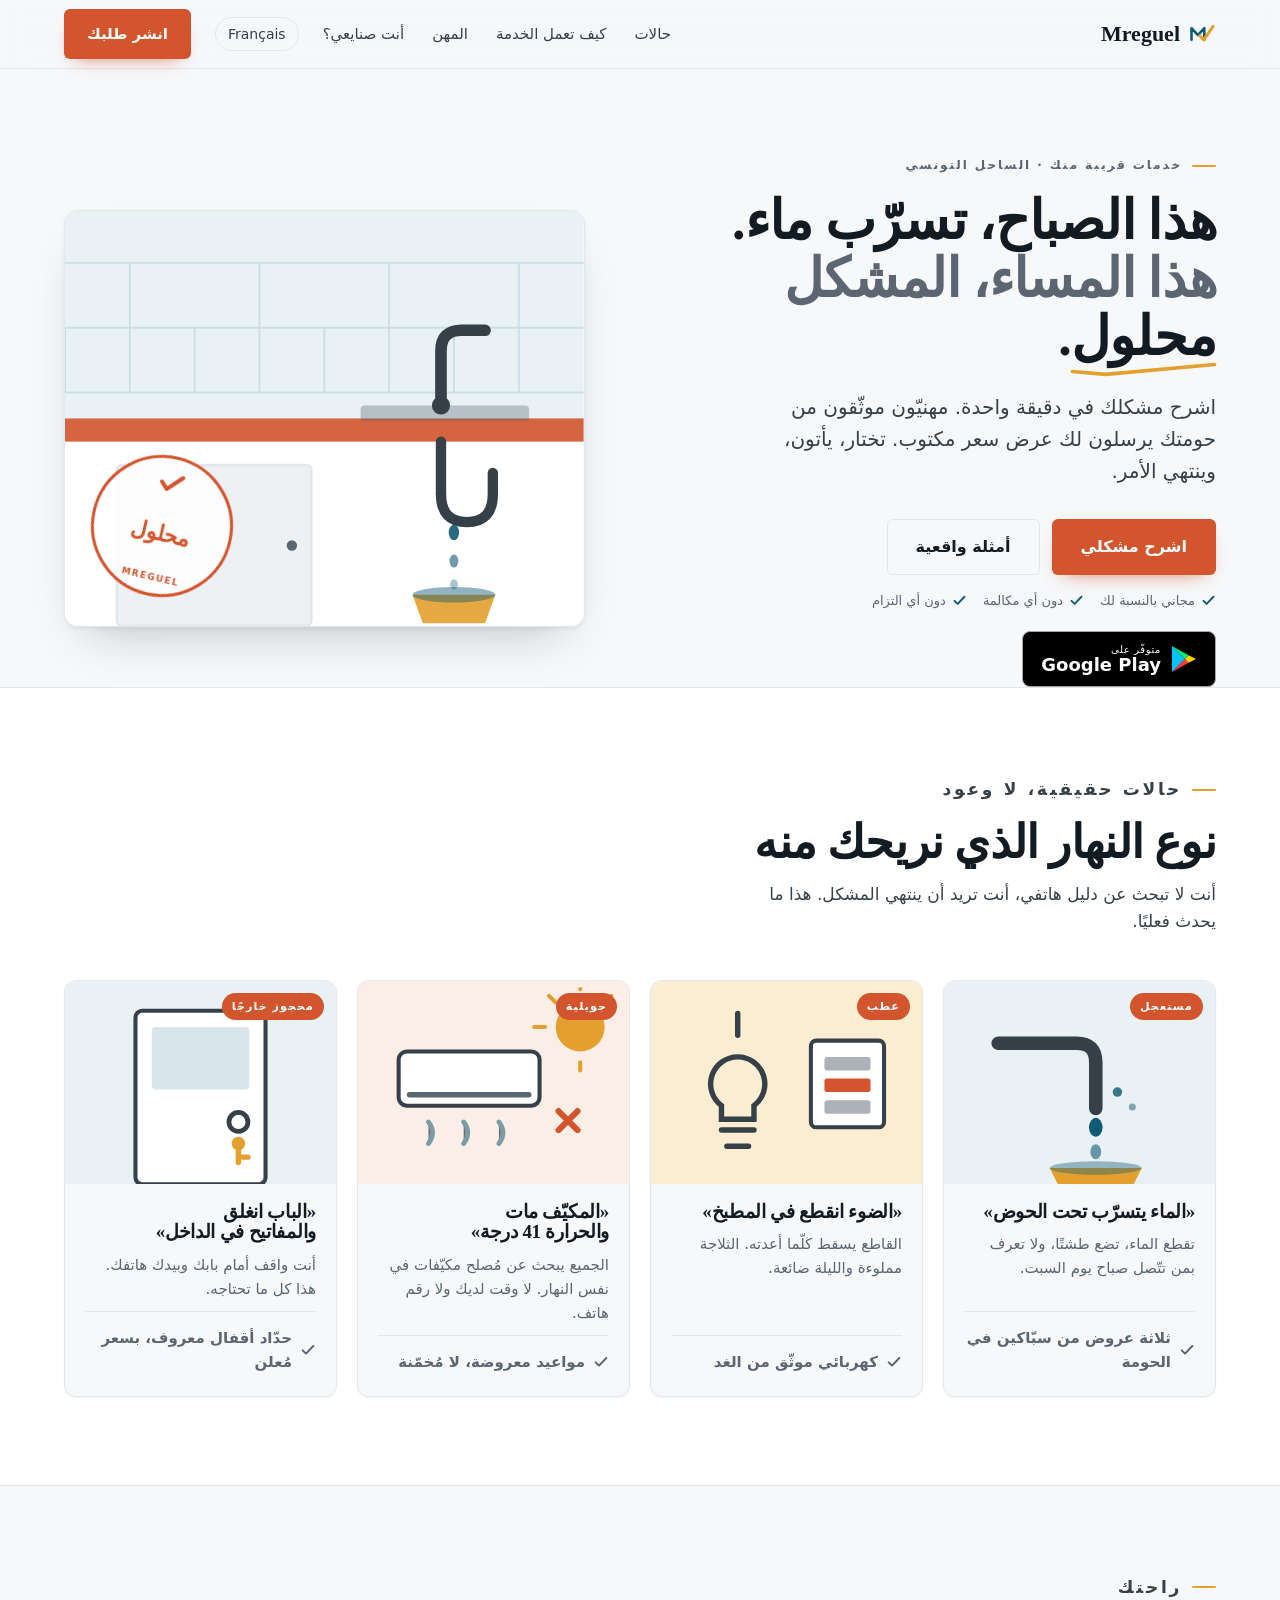
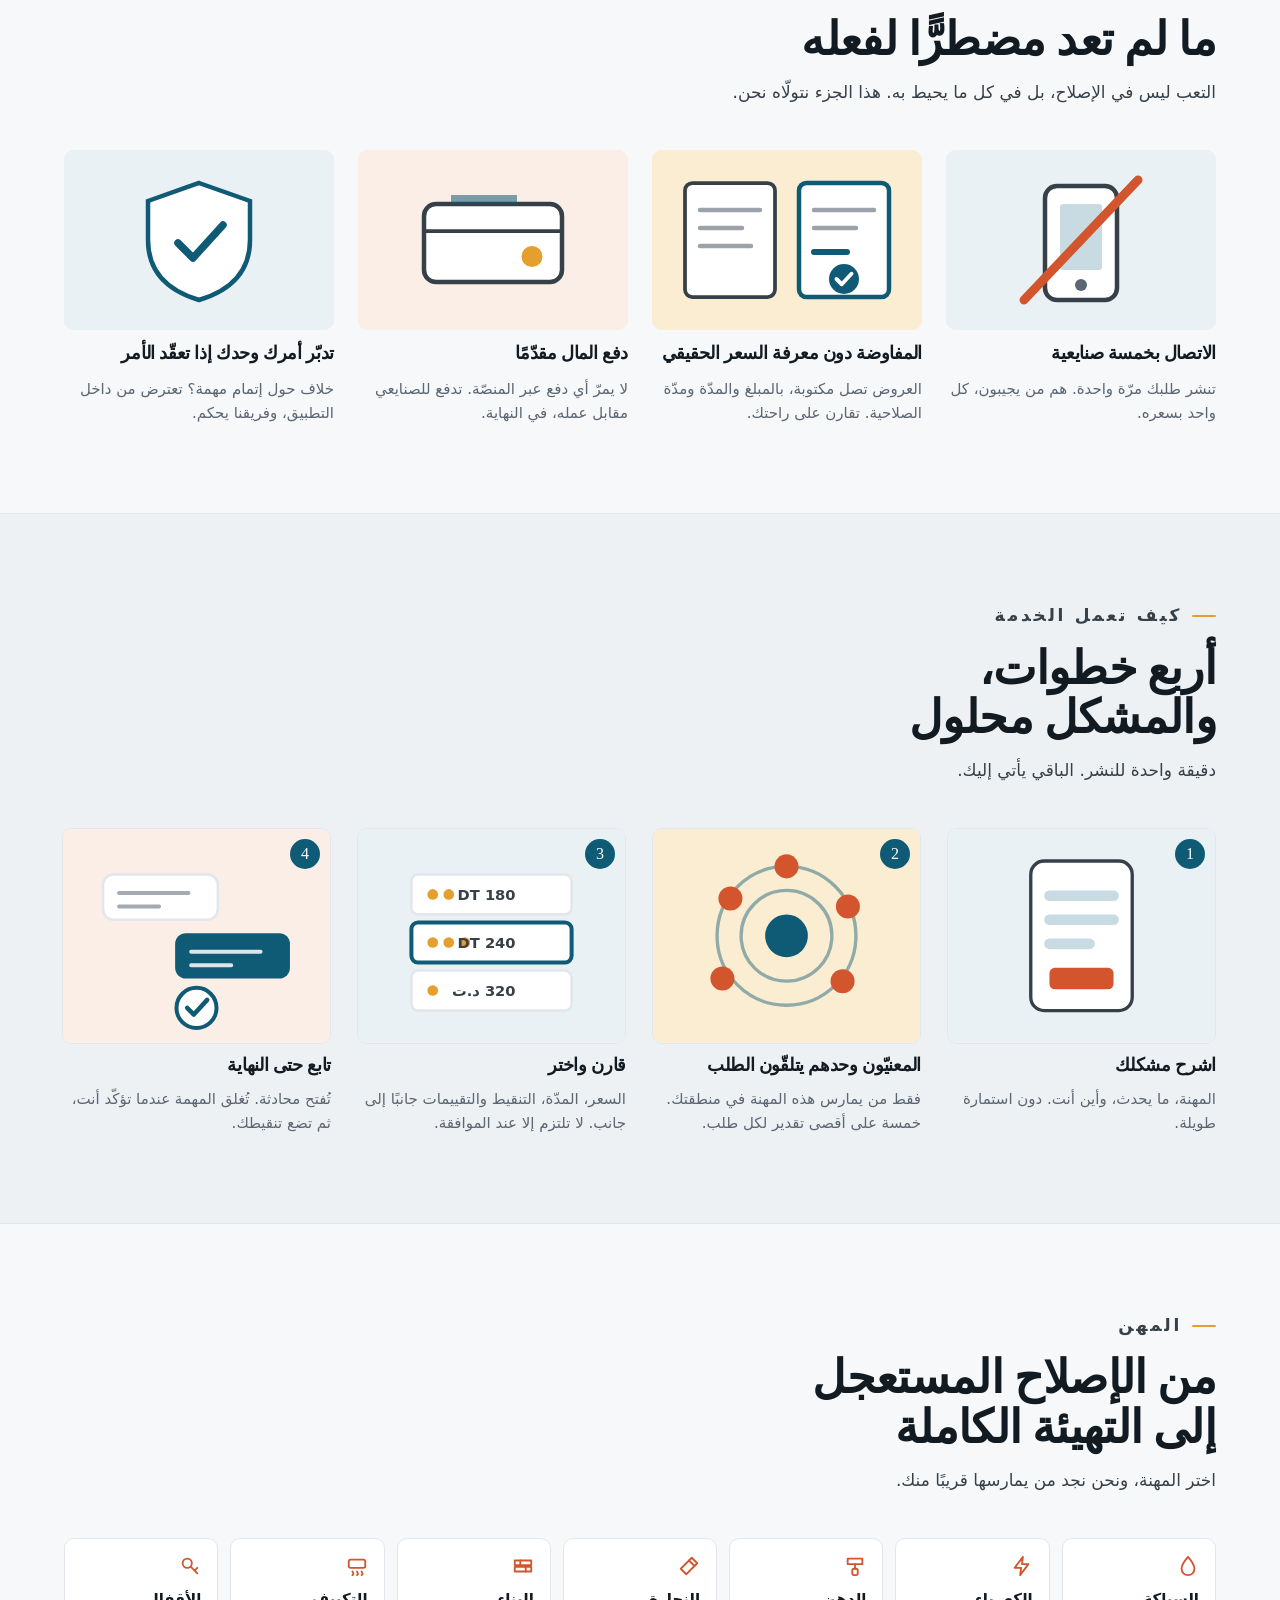
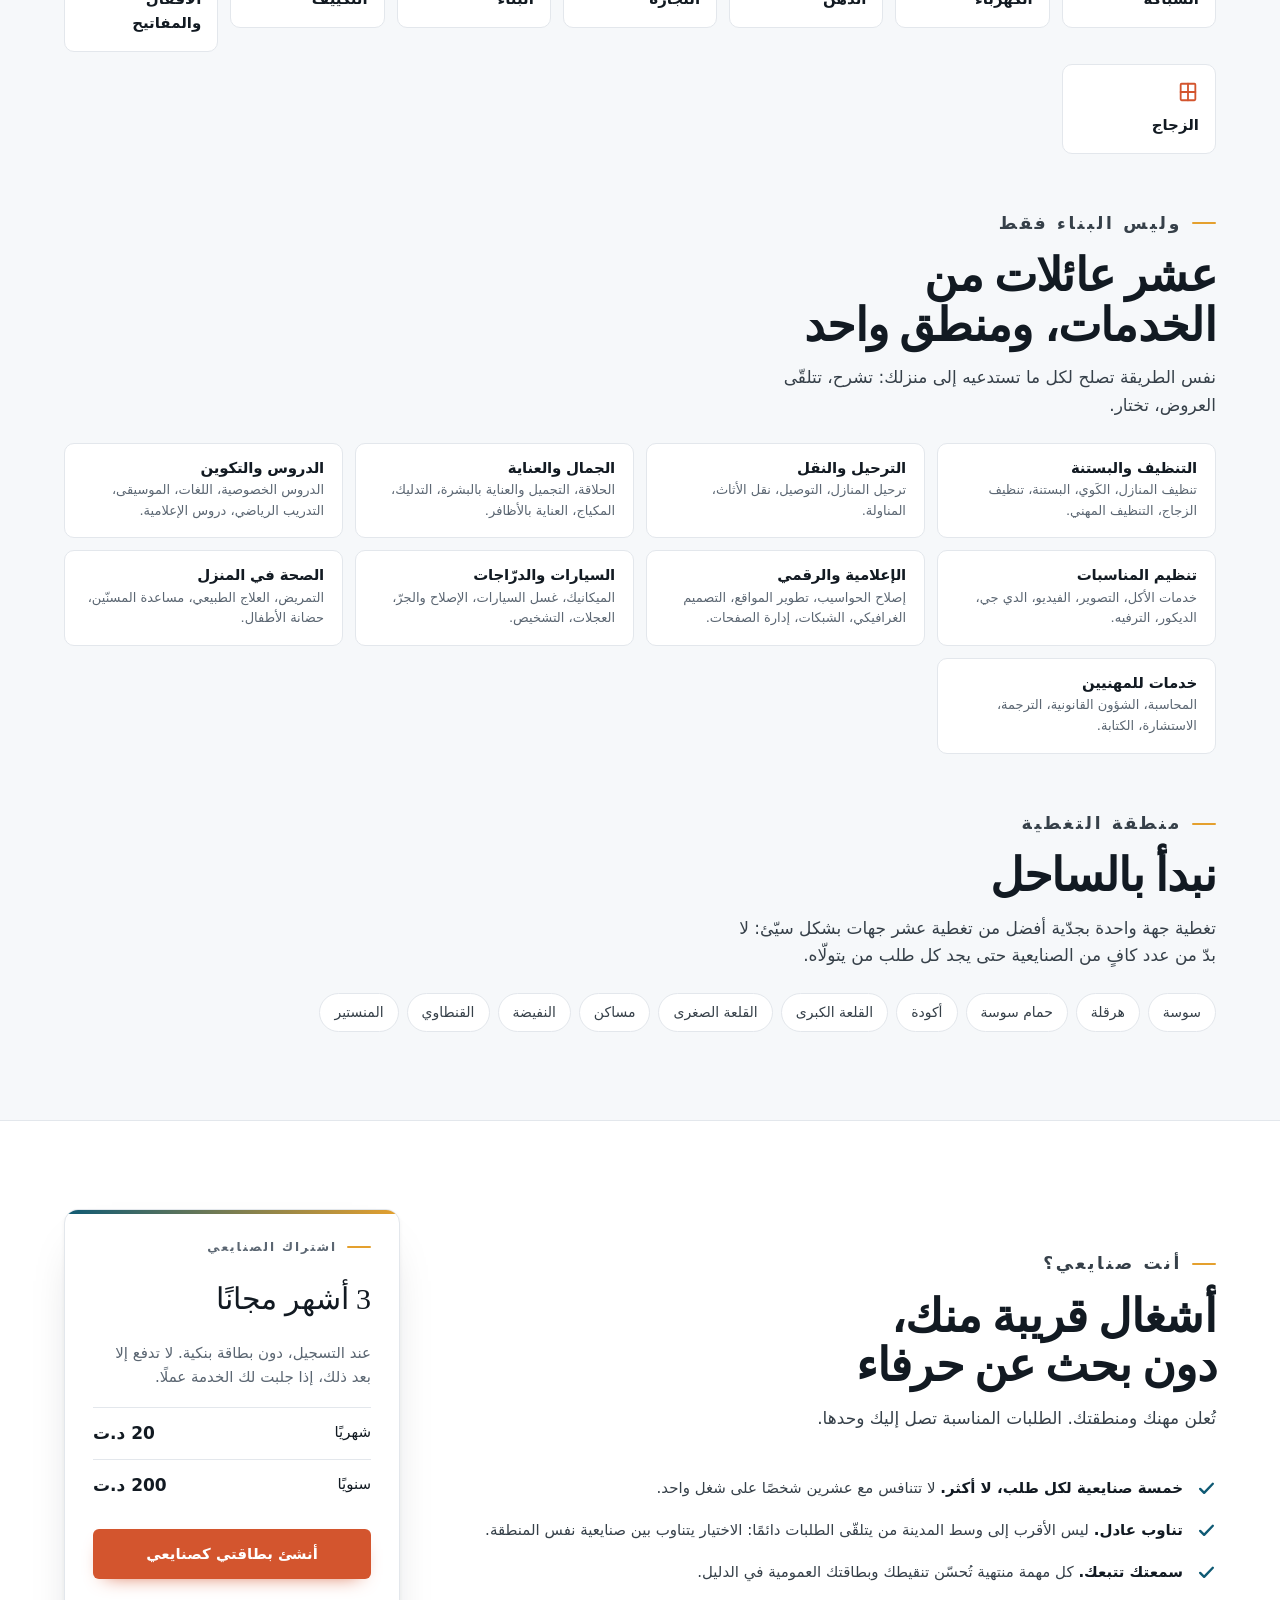
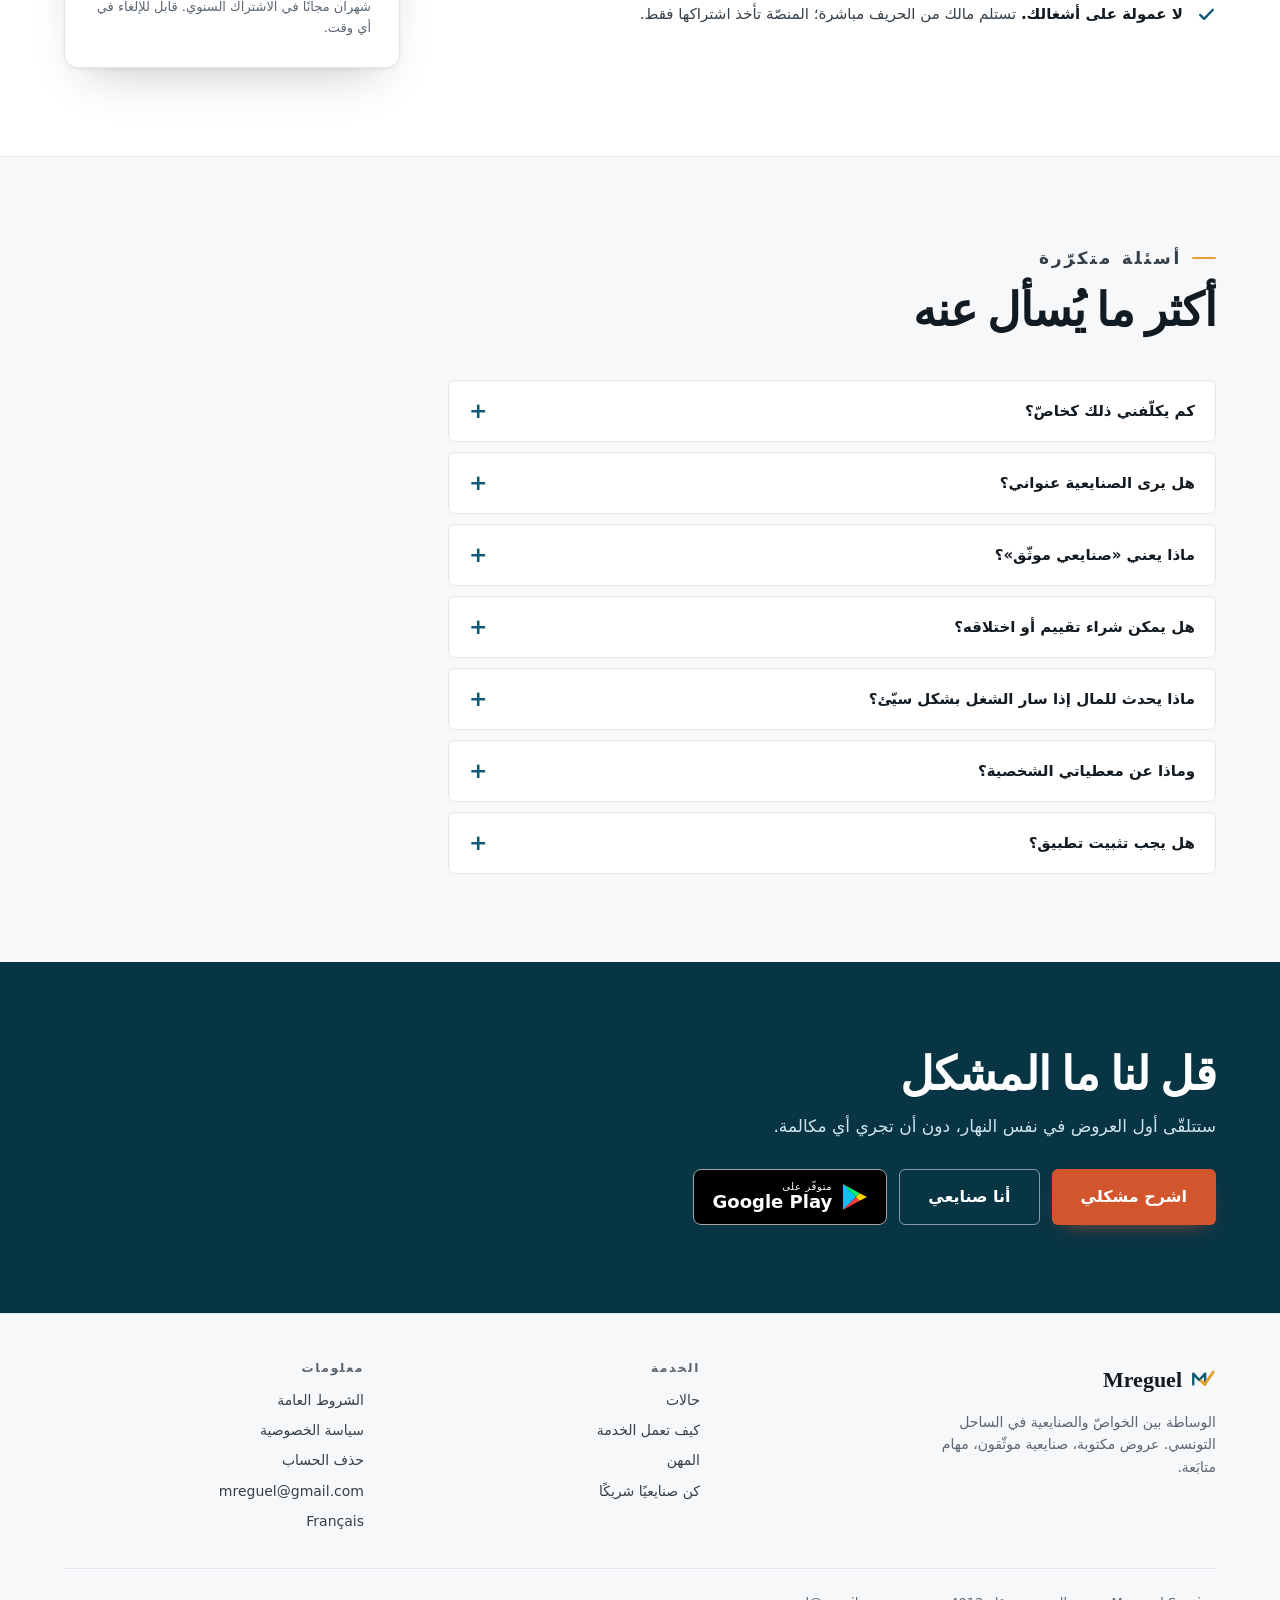
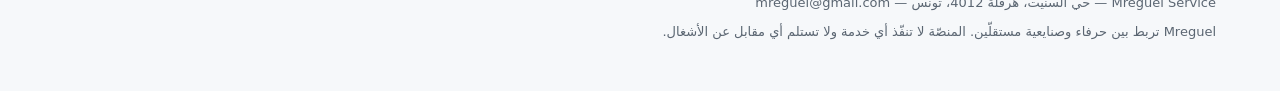
<file: ar/index.html>
<!doctype html>
<html lang="ar" dir="rtl">
<head>
  <meta charset="utf-8" />
  <meta name="viewport" content="width=device-width, initial-scale=1" />

  <title>صنايعية وخدمات منزلية في سوسة — Mreguel</title>
  <meta name="description" content="تسرّب ماء، مكيّف معطّل، تنظيف، حلاقة، إصلاح حواسيب: اشرح حاجتك في دقيقة وتلقَّ عروض أسعار مكتوبة من مهنيّين موثّقين في الساحل." />
  <link rel="canonical" href="https://mreguel.com/ar/" />

  <!-- Mêmes alternates que la version française, à l'identique : Google exige
       qu'ils soient réciproques pour les honorer. -->
  <link rel="alternate" hreflang="fr-TN" href="https://mreguel.com/" />
  <link rel="alternate" hreflang="ar-TN" href="https://mreguel.com/ar/" />
  <link rel="alternate" hreflang="x-default" href="https://mreguel.com/" />

  <meta name="robots" content="index, follow" />
  <meta name="theme-color" content="#0f5a74" />

  <link rel="icon" type="image/svg+xml" href="/favicon.svg" />

  <meta property="og:type" content="website" />
  <meta property="og:site_name" content="Mreguel" />
  <meta property="og:locale" content="ar_TN" />
  <meta property="og:locale:alternate" content="fr_TN" />
  <meta property="og:url" content="https://mreguel.com/ar/" />
  <meta property="og:title" content="Mreguel — صنايعية وخدمات منزلية موثّقة في سوسة" />
  <meta property="og:description" content="اشرح حاجتك، وتلقَّ عروض أسعار مكتوبة من مهنيّين موثّقين في الساحل. مجاني ودون أي التزام." />
  <meta property="og:image" content="https://mreguel.com/og.png" />
  <meta property="og:image:width" content="1200" />
  <meta property="og:image:height" content="630" />
  <meta property="og:image:alt" content="Mreguel — عروض أسعار مكتوبة من صنايعية ومهنيّين موثّقين في الساحل التونسي." />
  <meta name="twitter:card" content="summary_large_image" />
  <meta name="twitter:title" content="Mreguel — صنايعية وخدمات منزلية موثّقة في سوسة" />
  <meta name="twitter:description" content="اشرح حاجتك، وتلقَّ عروض أسعار مكتوبة من مهنيّين موثّقين في الساحل. مجاني ودون أي التزام." />
  <meta name="twitter:image" content="https://mreguel.com/og.png" />
  <meta name="twitter:image:alt" content="Mreguel — عروض أسعار مكتوبة من صنايعية ومهنيّين موثّقين في الساحل التونسي." />

  <link rel="stylesheet" href="/styles.css" />

  <!-- Mêmes données structurées que la version française, décrites en arabe.
       Le LocalBusiness garde le même @id : c'est une seule entité. -->
  <script type="application/ld+json">
  {
    "@context": "https://schema.org",
    "@graph": [
      {
        "@type": "WebSite",
        "@id": "https://mreguel.com/#website",
        "url": "https://mreguel.com/",
        "name": "Mreguel",
        "publisher": {
          "@id": "https://mreguel.com/#business"
        }
      },
      {
        "@type": "LocalBusiness",
        "@id": "https://mreguel.com/#business",
        "name": "Mreguel Service",
        "url": "https://mreguel.com/ar/",
        "email": "mreguel@gmail.com",
        "logo": "https://mreguel.com/favicon.svg",
        "image": "https://mreguel.com/og.png",
        "description": "منصّة تربط بين الخواصّ ومهنيّين موثّقين في الساحل التونسي: صنايعية البناء، التنظيف، البستنة، الترحيل، الجمال، الدروس، تنظيم المناسبات، الإعلامية، السيارات، الصحة في المنزل وخدمات للمهنيين.",
        "address": {
          "@type": "PostalAddress",
          "streetAddress": "حي السنيت",
          "addressLocality": "هرقلة",
          "postalCode": "4012",
          "addressCountry": "TN"
        },
        "areaServed": [
          {
            "@type": "City",
            "name": "سوسة"
          },
          {
            "@type": "City",
            "name": "هرقلة"
          },
          {
            "@type": "City",
            "name": "حمام سوسة"
          },
          {
            "@type": "City",
            "name": "أكودة"
          },
          {
            "@type": "City",
            "name": "القلعة الكبرى"
          },
          {
            "@type": "City",
            "name": "القلعة الصغرى"
          },
          {
            "@type": "City",
            "name": "مساكن"
          },
          {
            "@type": "City",
            "name": "النفيضة"
          },
          {
            "@type": "City",
            "name": "القنطاوي"
          },
          {
            "@type": "City",
            "name": "المنستير"
          }
        ],
        "hasOfferCatalog": {
          "@type": "OfferCatalog",
          "name": "الخدمات المتوفّرة على Mreguel",
          "itemListElement": [
            {
              "@type": "OfferCatalog",
              "name": "البناء والتهيئة",
              "itemListElement": [
                {
                  "@type": "Offer",
                  "itemOffered": {
                    "@type": "Service",
                    "name": "السباكة"
                  }
                },
                {
                  "@type": "Offer",
                  "itemOffered": {
                    "@type": "Service",
                    "name": "الكهرباء"
                  }
                },
                {
                  "@type": "Offer",
                  "itemOffered": {
                    "@type": "Service",
                    "name": "الدهن"
                  }
                },
                {
                  "@type": "Offer",
                  "itemOffered": {
                    "@type": "Service",
                    "name": "النجارة"
                  }
                },
                {
                  "@type": "Offer",
                  "itemOffered": {
                    "@type": "Service",
                    "name": "البناء"
                  }
                },
                {
                  "@type": "Offer",
                  "itemOffered": {
                    "@type": "Service",
                    "name": "التكييف والتسخين"
                  }
                },
                {
                  "@type": "Offer",
                  "itemOffered": {
                    "@type": "Service",
                    "name": "الأقفال والمفاتيح"
                  }
                },
                {
                  "@type": "Offer",
                  "itemOffered": {
                    "@type": "Service",
                    "name": "الزجاج"
                  }
                }
              ]
            },
            {
              "@type": "OfferCatalog",
              "name": "التنظيف والبستنة",
              "itemListElement": [
                {
                  "@type": "Offer",
                  "itemOffered": {
                    "@type": "Service",
                    "name": "تنظيف المنازل"
                  }
                },
                {
                  "@type": "Offer",
                  "itemOffered": {
                    "@type": "Service",
                    "name": "الكَوي"
                  }
                },
                {
                  "@type": "Offer",
                  "itemOffered": {
                    "@type": "Service",
                    "name": "البستنة"
                  }
                },
                {
                  "@type": "Offer",
                  "itemOffered": {
                    "@type": "Service",
                    "name": "تنظيف الزجاج"
                  }
                },
                {
                  "@type": "Offer",
                  "itemOffered": {
                    "@type": "Service",
                    "name": "التنظيف المهني"
                  }
                }
              ]
            },
            {
              "@type": "OfferCatalog",
              "name": "الترحيل والنقل",
              "itemListElement": [
                {
                  "@type": "Offer",
                  "itemOffered": {
                    "@type": "Service",
                    "name": "ترحيل المنازل"
                  }
                },
                {
                  "@type": "Offer",
                  "itemOffered": {
                    "@type": "Service",
                    "name": "التوصيل"
                  }
                },
                {
                  "@type": "Offer",
                  "itemOffered": {
                    "@type": "Service",
                    "name": "نقل الأثاث"
                  }
                },
                {
                  "@type": "Offer",
                  "itemOffered": {
                    "@type": "Service",
                    "name": "المناولة"
                  }
                }
              ]
            },
            {
              "@type": "OfferCatalog",
              "name": "الجمال والعناية",
              "itemListElement": [
                {
                  "@type": "Offer",
                  "itemOffered": {
                    "@type": "Service",
                    "name": "الحلاقة"
                  }
                },
                {
                  "@type": "Offer",
                  "itemOffered": {
                    "@type": "Service",
                    "name": "التجميل والعناية بالبشرة"
                  }
                },
                {
                  "@type": "Offer",
                  "itemOffered": {
                    "@type": "Service",
                    "name": "التدليك"
                  }
                },
                {
                  "@type": "Offer",
                  "itemOffered": {
                    "@type": "Service",
                    "name": "المكياج"
                  }
                },
                {
                  "@type": "Offer",
                  "itemOffered": {
                    "@type": "Service",
                    "name": "العناية بالأظافر"
                  }
                }
              ]
            },
            {
              "@type": "OfferCatalog",
              "name": "الدروس والتكوين",
              "itemListElement": [
                {
                  "@type": "Offer",
                  "itemOffered": {
                    "@type": "Service",
                    "name": "الدروس الخصوصية"
                  }
                },
                {
                  "@type": "Offer",
                  "itemOffered": {
                    "@type": "Service",
                    "name": "اللغات"
                  }
                },
                {
                  "@type": "Offer",
                  "itemOffered": {
                    "@type": "Service",
                    "name": "الموسيقى"
                  }
                },
                {
                  "@type": "Offer",
                  "itemOffered": {
                    "@type": "Service",
                    "name": "التدريب الرياضي"
                  }
                },
                {
                  "@type": "Offer",
                  "itemOffered": {
                    "@type": "Service",
                    "name": "دروس الإعلامية"
                  }
                }
              ]
            },
            {
              "@type": "OfferCatalog",
              "name": "تنظيم المناسبات",
              "itemListElement": [
                {
                  "@type": "Offer",
                  "itemOffered": {
                    "@type": "Service",
                    "name": "خدمات الأكل"
                  }
                },
                {
                  "@type": "Offer",
                  "itemOffered": {
                    "@type": "Service",
                    "name": "التصوير"
                  }
                },
                {
                  "@type": "Offer",
                  "itemOffered": {
                    "@type": "Service",
                    "name": "الفيديو"
                  }
                },
                {
                  "@type": "Offer",
                  "itemOffered": {
                    "@type": "Service",
                    "name": "الدي جي"
                  }
                },
                {
                  "@type": "Offer",
                  "itemOffered": {
                    "@type": "Service",
                    "name": "الديكور"
                  }
                },
                {
                  "@type": "Offer",
                  "itemOffered": {
                    "@type": "Service",
                    "name": "الترفيه"
                  }
                }
              ]
            },
            {
              "@type": "OfferCatalog",
              "name": "الإعلامية والرقمي",
              "itemListElement": [
                {
                  "@type": "Offer",
                  "itemOffered": {
                    "@type": "Service",
                    "name": "إصلاح الحواسيب"
                  }
                },
                {
                  "@type": "Offer",
                  "itemOffered": {
                    "@type": "Service",
                    "name": "تطوير المواقع"
                  }
                },
                {
                  "@type": "Offer",
                  "itemOffered": {
                    "@type": "Service",
                    "name": "التصميم الغرافيكي"
                  }
                },
                {
                  "@type": "Offer",
                  "itemOffered": {
                    "@type": "Service",
                    "name": "الشبكات"
                  }
                },
                {
                  "@type": "Offer",
                  "itemOffered": {
                    "@type": "Service",
                    "name": "إدارة الصفحات"
                  }
                }
              ]
            },
            {
              "@type": "OfferCatalog",
              "name": "السيارات والدرّاجات",
              "itemListElement": [
                {
                  "@type": "Offer",
                  "itemOffered": {
                    "@type": "Service",
                    "name": "الميكانيك"
                  }
                },
                {
                  "@type": "Offer",
                  "itemOffered": {
                    "@type": "Service",
                    "name": "غسل السيارات"
                  }
                },
                {
                  "@type": "Offer",
                  "itemOffered": {
                    "@type": "Service",
                    "name": "الإصلاح والجرّ"
                  }
                },
                {
                  "@type": "Offer",
                  "itemOffered": {
                    "@type": "Service",
                    "name": "العجلات"
                  }
                },
                {
                  "@type": "Offer",
                  "itemOffered": {
                    "@type": "Service",
                    "name": "التشخيص"
                  }
                }
              ]
            },
            {
              "@type": "OfferCatalog",
              "name": "الصحة في المنزل",
              "itemListElement": [
                {
                  "@type": "Offer",
                  "itemOffered": {
                    "@type": "Service",
                    "name": "التمريض"
                  }
                },
                {
                  "@type": "Offer",
                  "itemOffered": {
                    "@type": "Service",
                    "name": "العلاج الطبيعي"
                  }
                },
                {
                  "@type": "Offer",
                  "itemOffered": {
                    "@type": "Service",
                    "name": "مساعدة المسنّين"
                  }
                },
                {
                  "@type": "Offer",
                  "itemOffered": {
                    "@type": "Service",
                    "name": "حضانة الأطفال"
                  }
                }
              ]
            },
            {
              "@type": "OfferCatalog",
              "name": "خدمات للمهنيين",
              "itemListElement": [
                {
                  "@type": "Offer",
                  "itemOffered": {
                    "@type": "Service",
                    "name": "المحاسبة"
                  }
                },
                {
                  "@type": "Offer",
                  "itemOffered": {
                    "@type": "Service",
                    "name": "الشؤون القانونية"
                  }
                },
                {
                  "@type": "Offer",
                  "itemOffered": {
                    "@type": "Service",
                    "name": "الترجمة"
                  }
                },
                {
                  "@type": "Offer",
                  "itemOffered": {
                    "@type": "Service",
                    "name": "الاستشارة"
                  }
                },
                {
                  "@type": "Offer",
                  "itemOffered": {
                    "@type": "Service",
                    "name": "الكتابة"
                  }
                }
              ]
            }
          ]
        }
      },
      {
        "@type": "FAQPage",
        "@id": "https://mreguel.com/ar/#faq",
        "inLanguage": "ar-TN",
        "isPartOf": {
          "@id": "https://mreguel.com/#website"
        },
        "mainEntity": [
          {
            "@type": "Question",
            "name": "كم يكلّفني ذلك كخاصّ؟",
            "acceptedAnswer": {
              "@type": "Answer",
              "text": "لا شيء. نشر طلب، تلقّي العروض، الحديث مع صنايعي وترك تقييم، كل ذلك مجاني ودون أي التزام. تدفع للصنايعي مقابل عمله، مباشرة — لا للمنصّة أبدًا."
            }
          },
          {
            "@type": "Question",
            "name": "هل يرى الصنايعية عنواني؟",
            "acceptedAnswer": {
              "@type": "Answer",
              "text": "لا. ما لم تقبل عرضًا، يرون المهنة ووصفك ومسافة تقريبية، لا عنوانك. كما تُحجب تلقائيًا أرقام الهاتف وعناوين البريد الإلكتروني المكتوبة في الوصف."
            }
          },
          {
            "@type": "Question",
            "name": "ماذا يعني «صنايعي موثّق»؟",
            "acceptedAnswer": {
              "@type": "Answer",
              "text": "الصنايعي أرسل وثائقه وفريقنا راقبها قبل عرض الشارة. البطاقة دون شارة تبقى ظاهرة: غياب الشارة يعني أن الملف لم يُصادق عليه بعد، لا أن الصنايعي مشكوك فيه."
            }
          },
          {
            "@type": "Question",
            "name": "هل يمكن شراء تقييم أو اختلاقه؟",
            "acceptedAnswer": {
              "@type": "Answer",
              "text": "لا، وهذا مبنيّ في النظام. لا يستطيع ترك تقييم إلا الحريف والصنايعي في مهمة أُسندت فعلًا، مرّة واحدة لكل منهما. لا توجد أي طريقة لتنقيط شخص لم تعمل معه."
            }
          },
          {
            "@type": "Question",
            "name": "ماذا يحدث للمال إذا سار الشغل بشكل سيّئ؟",
            "acceptedAnswer": {
              "@type": "Answer",
              "text": "المال لا يمرّ بنا أبدًا: الدفع يقع بينك وبين الصنايعي. عند خلاف حول إتمام مهمة، تعترض من داخل التطبيق وفريقنا يحكم بناءً على المحادثات."
            }
          },
          {
            "@type": "Question",
            "name": "وماذا عن معطياتي الشخصية؟",
            "acceptedAnswer": {
              "@type": "Answer",
              "text": "تُعالج وفقًا للقانون الأساسي عدد 2004-63 المتعلّق بحماية المعطيات الشخصية. يمكنك تصدير كامل معطياتك أو حذف حسابك من داخل التطبيق، دون الحاجة إلى مراسلتنا."
            }
          },
          {
            "@type": "Question",
            "name": "هل يجب تثبيت تطبيق؟",
            "acceptedAnswer": {
              "@type": "Answer",
              "text": "لا. Mreguel يعمل في متصفّحك، على الهاتف كما على الحاسوب، ويمكن تثبيته على الشاشة الرئيسية إذا أردت. تطبيق أندرويد متوفّر على Google Play."
            }
          }
        ]
      }
    ]
  }
  </script>
</head>
<body>
<header class="masthead">
  <div class="wrap">
    <a class="brand" href="#top">
      <svg width="28" height="28" viewBox="0 0 24 24" fill="none" stroke="currentColor" stroke-linecap="round" stroke-linejoin="round" aria-hidden="true">
        <path d="M3 17V7l5.5 6L14 7v10" stroke-width="2.2"></path>
        <path d="m10 13.5 3.5 3.5L21.5 5.5" stroke="var(--safran)" stroke-width="2.6"></path>
      </svg>
      Mreguel
    </a>
    <nav aria-label="التنقّل الرئيسي">
      <a href="#situations">حالات</a>
      <a href="#fonctionnement">كيف تعمل الخدمة</a>
      <a href="#metiers">المهن</a>
      <a href="#artisans">أنت صنايعي؟</a>
    </nav>
    <a class="lang" href="/" lang="fr" hreflang="fr" dir="ltr">Français</a>
    <a class="btn btn-primary" href="#demande">انشر طلبك</a>
  </div>
</header>

<main id="top">

  <!-- ===================== HÉROS ===================== -->
  <section class="hero">
    <canvas id="zellige-hero" aria-hidden="true"></canvas>
    <div class="wrap hero-grid">
      <div>
        <p class="eyebrow">خدمات قريبة منك · الساحل التونسي</p>
        <h1>
          هذا الصباح، تسرّب ماء.<br />
          <span class="quiet">هذا المساء، المشكل</span> <span class="ticked">محلول<svg viewBox="0 0 100 10" fill="none" preserveAspectRatio="none" aria-hidden="true"><path d="M1 7.5 L24 9.5 L99 2.5" stroke="currentColor" stroke-width="2.6" stroke-linecap="round" pathLength="1"></path></svg></span>.
        </h1>
        <p class="lede">
          اشرح مشكلك في دقيقة واحدة. مهنيّون موثّقون من حومتك يرسلون لك عرض سعر مكتوب.
          تختار، يأتون، وينتهي الأمر.
        </p>
        <div class="cta-row">
          <a class="btn btn-primary btn-lg" href="#demande">اشرح مشكلي</a>
          <a class="btn btn-ghost btn-lg" href="#situations">أمثلة واقعية</a>
        </div>
        <p class="cta-note">
          <span><svg width="15" height="15" viewBox="0 0 24 24" fill="none" stroke="currentColor" stroke-width="3" stroke-linecap="round" stroke-linejoin="round" aria-hidden="true"><path d="m4 12.5 5 5L20 6"></path></svg> مجاني بالنسبة لك</span>
          <span><svg width="15" height="15" viewBox="0 0 24 24" fill="none" stroke="currentColor" stroke-width="3" stroke-linecap="round" stroke-linejoin="round" aria-hidden="true"><path d="m4 12.5 5 5L20 6"></path></svg> دون أي مكالمة</span>
          <span><svg width="15" height="15" viewBox="0 0 24 24" fill="none" stroke="currentColor" stroke-width="3" stroke-linecap="round" stroke-linejoin="round" aria-hidden="true"><path d="m4 12.5 5 5L20 6"></path></svg> دون أي التزام</span>
        </p>
        <div class="store-row">
          <a class="store-badge" href="https://play.google.com/store/apps/details?id=com.mreguel.app" target="_blank" rel="noopener" aria-label="حمّل Mreguel من Google Play">
            <svg width="26" height="28" viewBox="0 0 28 30" aria-hidden="true"><path d="M1 1 15 15 1 29Z" fill="#00C3FF"></path><path d="M1 1 19 11 15 15Z" fill="#00F076"></path><path d="M1 29 15 15 19 19Z" fill="#FF3A44"></path><path d="M19 11 27 15 19 19 15 15Z" fill="#FFD500"></path></svg>
            <span><small>متوفّر على</small>Google Play</span>
          </a>
        </div>
      </div>

      <!-- Scène : l'évier qui goutte, puis le tampon « محلول » -->
      <div class="hero-scene">
        <div class="scene-frame">
          <svg viewBox="0 0 400 320" role="img" aria-label="حوض مطبخ يتسرّب منه الماء، وطشت موضوع تحته.">
            <rect width="400" height="320" fill="var(--azur-50)"></rect>
            <!-- carrelage mural -->
            <g stroke="var(--azur-100)" stroke-width="1.5" opacity=".85">
              <path d="M0 40h400M0 90h400M0 140h400"></path>
              <path d="M50 40v100M150 40v100M250 40v100M350 40v100"></path>
              <path d="M100 90v50M200 90v50M300 90v50M0 90v50"></path>
            </g>
            <!-- plan de travail -->
            <rect x="0" y="160" width="400" height="18" fill="var(--terracotta)" opacity=".9"></rect>
            <rect x="0" y="178" width="400" height="142" fill="var(--surface)"></rect>
            <!-- caisson -->
            <rect x="40" y="196" width="150" height="124" rx="4" fill="var(--sunk)" stroke="var(--line)" stroke-width="2"></rect>
            <circle cx="175" cy="258" r="4" fill="var(--muted)"></circle>
            <!-- cuve -->
            <rect x="228" y="150" width="130" height="12" rx="3" fill="var(--muted)" opacity=".35"></rect>
            <!-- robinet -->
            <g stroke="var(--ink-soft)" stroke-width="9" fill="none" stroke-linecap="round">
              <path d="M290 150v-42q0-16 16-16h18"></path>
            </g>
            <circle cx="290" cy="150" r="7" fill="var(--ink-soft)"></circle>
            <!-- siphon sous le plan -->
            <g stroke="var(--ink-soft)" stroke-width="8" fill="none" stroke-linecap="round">
              <path d="M290 178v40"></path>
              <path d="M290 218q0 22 20 22 20 0 20-22v-16"></path>
            </g>
            <!-- gouttes -->
            <g fill="var(--azur)">
              <ellipse cx="300" cy="248" rx="4" ry="6" opacity=".9"></ellipse>
              <ellipse cx="300" cy="270" rx="3.4" ry="5" opacity=".6"></ellipse>
              <ellipse cx="300" cy="288" rx="3" ry="4" opacity=".35"></ellipse>
            </g>
            <!-- bassine -->
            <path d="M268 296h64l-8 22h-48z" fill="var(--safran)" opacity=".9"></path>
            <ellipse cx="300" cy="296" rx="32" ry="6" fill="var(--azur)" opacity=".45"></ellipse>
          </svg>
          <div class="stamp" aria-hidden="true">
            <svg width="30" height="30" viewBox="0 0 24 24" fill="none" stroke="currentColor" stroke-width="3.2" stroke-linecap="round" stroke-linejoin="round"><path d="m4 12.5 5 5L20 6"></path></svg>
            محلول
            <small>Mreguel</small>
          </div>
        </div>
      </div>
    </div>
  </section>

  <!-- ===================== SITUATIONS ===================== -->
  <section id="situations" class="band">
    <div class="wrap">
      <div class="section-head reveal">
        <p class="eyebrow">حالات حقيقية، لا وعود</p>
        <h2>نوع النهار الذي نريحك منه</h2>
        <p>أنت لا تبحث عن دليل هاتفي، أنت تريد أن ينتهي المشكل. هذا ما يحدث فعليًا.</p>
      </div>

      <div class="cases">
        <article class="case reveal">
          <div class="case-art">
            <span class="case-tag">مستعجل</span>
            <svg viewBox="0 0 200 150" role="img" aria-label="أنبوب مثقوب تحت الحوض يتسرّب منه الماء.">
              <rect width="200" height="150" fill="var(--azur-50)"></rect>
              <g stroke="var(--ink-soft)" stroke-width="10" fill="none" stroke-linecap="round">
                <path d="M40 46h58q14 0 14 14v34"></path>
              </g>
              <g fill="var(--azur)">
                <ellipse cx="112" cy="108" rx="5" ry="7"></ellipse>
                <ellipse cx="112" cy="126" rx="4" ry="5.5" opacity=".6"></ellipse>
                <circle cx="128" cy="82" r="3.5" opacity=".8"></circle>
                <circle cx="139" cy="93" r="2.6" opacity=".5"></circle>
              </g>
              <path d="M78 138h68l-6 12H84z" fill="var(--safran)"></path>
              <ellipse cx="112" cy="138" rx="34" ry="5" fill="var(--azur)" opacity=".4"></ellipse>
            </svg>
          </div>
          <div class="case-body">
            <h3>«الماء يتسرّب تحت الحوض»</h3>
            <p>تقطع الماء، تضع طشتًا، ولا تعرف بمن تتّصل صباح يوم السبت.</p>
            <p class="case-out">
              <svg width="16" height="16" viewBox="0 0 24 24" fill="none" stroke="currentColor" stroke-width="3" stroke-linecap="round" stroke-linejoin="round" aria-hidden="true"><path d="m4 12.5 5 5L20 6"></path></svg>
              ثلاثة عروض من سبّاكين في الحومة
            </p>
          </div>
        </article>

        <article class="case reveal">
          <div class="case-art">
            <span class="case-tag">عطب</span>
            <svg viewBox="0 0 200 150" role="img" aria-label="مصباح مُطفأ ولوحة كهربائية سقط أحد قواطعها.">
              <rect width="200" height="150" fill="var(--safran-100)"></rect>
              <g stroke="var(--ink-soft)" stroke-width="4" fill="none" stroke-linecap="round">
                <path d="M64 24v16"></path>
                <path d="M64 56a20 20 0 0 1 12 36v10H52V92A20 20 0 0 1 64 56z"></path>
                <path d="M52 110h24M56 122h16"></path>
              </g>
              <rect x="118" y="44" width="54" height="64" rx="4" fill="var(--surface)" stroke="var(--ink-soft)" stroke-width="3"></rect>
              <rect x="128" y="56" width="34" height="10" rx="2" fill="var(--muted)" opacity=".5"></rect>
              <rect x="128" y="72" width="34" height="10" rx="2" fill="var(--terracotta)"></rect>
              <rect x="128" y="88" width="34" height="10" rx="2" fill="var(--muted)" opacity=".5"></rect>
            </svg>
          </div>
          <div class="case-body">
            <h3>«الضوء انقطع في المطبخ»</h3>
            <p>القاطع يسقط كلّما أعدته. الثلاجة مملوءة والليلة ضائعة.</p>
            <p class="case-out">
              <svg width="16" height="16" viewBox="0 0 24 24" fill="none" stroke="currentColor" stroke-width="3" stroke-linecap="round" stroke-linejoin="round" aria-hidden="true"><path d="m4 12.5 5 5L20 6"></path></svg>
              كهربائي موثّق من الغد
            </p>
          </div>
        </article>

        <article class="case reveal">
          <div class="case-art">
            <span class="case-tag">جويلية</span>
            <svg viewBox="0 0 200 150" role="img" aria-label="مكيّف حائطي معطّل تحت شمس حارقة.">
              <rect width="200" height="150" fill="var(--terracotta-50)"></rect>
              <circle cx="164" cy="34" r="18" fill="var(--safran)"></circle>
              <g stroke="var(--safran)" stroke-width="3" stroke-linecap="round">
                <path d="M164 6v-0M138 34h-8M164 60v6M146 16l-5-5M182 16l5-5"></path>
              </g>
              <rect x="30" y="52" width="104" height="40" rx="6" fill="var(--surface)" stroke="var(--ink-soft)" stroke-width="3"></rect>
              <path d="M38 84h88" stroke="var(--muted)" stroke-width="4" stroke-linecap="round"></path>
              <g stroke="var(--azur)" stroke-width="3.5" stroke-linecap="round" opacity=".55">
                <path d="M52 104q6 8 0 16M78 104q6 8 0 16M104 104q6 8 0 16"></path>
              </g>
              <path d="M148 96l14 14m0-14l-14 14" stroke="var(--terracotta)" stroke-width="4.5" stroke-linecap="round"></path>
            </svg>
          </div>
          <div class="case-body">
            <h3>«المكيّف مات والحرارة 41 درجة»</h3>
            <p>الجميع يبحث عن مُصلح مكيّفات في نفس النهار. لا وقت لديك ولا رقم هاتف.</p>
            <p class="case-out">
              <svg width="16" height="16" viewBox="0 0 24 24" fill="none" stroke="currentColor" stroke-width="3" stroke-linecap="round" stroke-linejoin="round" aria-hidden="true"><path d="m4 12.5 5 5L20 6"></path></svg>
              مواعيد معروضة، لا مُخمّنة
            </p>
          </div>
        </article>

        <article class="case reveal">
          <div class="case-art">
            <span class="case-tag">محجوز خارجًا</span>
            <svg viewBox="0 0 200 150" role="img" aria-label="باب مغلق ومفتاح بقي في القفل.">
              <rect width="200" height="150" fill="var(--azur-50)"></rect>
              <rect x="52" y="22" width="96" height="128" rx="5" fill="var(--surface)" stroke="var(--ink-soft)" stroke-width="3"></rect>
              <rect x="64" y="34" width="72" height="46" rx="3" fill="var(--azur-100)" opacity=".7"></rect>
              <circle cx="128" cy="104" r="7" fill="none" stroke="var(--ink-soft)" stroke-width="3.5"></circle>
              <circle cx="128" cy="120" r="5" fill="var(--safran)"></circle>
              <path d="M128 120v14" stroke="var(--safran)" stroke-width="4" stroke-linecap="round"></path>
              <path d="M128 130h7" stroke="var(--safran)" stroke-width="4" stroke-linecap="round"></path>
            </svg>
          </div>
          <div class="case-body">
            <h3>«الباب انغلق والمفاتيح في الداخل»</h3>
            <p>أنت واقف أمام بابك وبيدك هاتفك. هذا كل ما تحتاجه.</p>
            <p class="case-out">
              <svg width="16" height="16" viewBox="0 0 24 24" fill="none" stroke="currentColor" stroke-width="3" stroke-linecap="round" stroke-linejoin="round" aria-hidden="true"><path d="m4 12.5 5 5L20 6"></path></svg>
              حدّاد أقفال معروف، بسعر مُعلن
            </p>
          </div>
        </article>
      </div>
    </div>
  </section>

  <!-- ===================== CONFORT ===================== -->
  <section id="confort">
    <div class="wrap">
      <div class="section-head reveal">
        <p class="eyebrow">راحتك</p>
        <h2>ما لم تعد مضطرًّا لفعله</h2>
        <p>التعب ليس في الإصلاح، بل في كل ما يحيط به. هذا الجزء نتولّاه نحن.</p>
      </div>

      <div class="comforts">
        <div class="comfort reveal">
          <div class="comfort-art">
            <svg viewBox="0 0 180 120" role="img" aria-label="هاتف مشطوب: لا حاجة لأي مكالمة.">
              <rect width="180" height="120" fill="var(--azur-50)"></rect>
              <rect x="66" y="24" width="48" height="76" rx="8" fill="var(--surface)" stroke="var(--ink-soft)" stroke-width="3"></rect>
              <rect x="76" y="36" width="28" height="44" rx="2" fill="var(--azur-100)"></rect>
              <circle cx="90" cy="90" r="4" fill="var(--muted)"></circle>
              <path d="M52 100 128 20" stroke="var(--terracotta)" stroke-width="6" stroke-linecap="round"></path>
            </svg>
          </div>
          <h3>الاتصال بخمسة صنايعية</h3>
          <p>تنشر طلبك مرّة واحدة. هم من يجيبون، كل واحد بسعره.</p>
        </div>

        <div class="comfort reveal">
          <div class="comfort-art">
            <svg viewBox="0 0 180 120" role="img" aria-label="عرضان متقابلان، واحد منهما مُختار.">
              <rect width="180" height="120" fill="var(--safran-100)"></rect>
              <rect x="22" y="22" width="60" height="76" rx="5" fill="var(--surface)" stroke="var(--ink-soft)" stroke-width="2.5"></rect>
              <rect x="98" y="22" width="60" height="76" rx="5" fill="var(--surface)" stroke="var(--azur)" stroke-width="3"></rect>
              <g stroke="var(--muted)" stroke-width="3" stroke-linecap="round" opacity=".6">
                <path d="M32 40h40M32 52h28M32 64h34"></path>
                <path d="M108 40h40M108 52h28"></path>
              </g>
              <path d="M108 68h22" stroke="var(--azur)" stroke-width="4" stroke-linecap="round"></path>
              <circle cx="128" cy="86" r="10" fill="var(--azur)"></circle>
              <path d="m123 86 3.5 3.5 6.5-7" stroke="#fff" stroke-width="2.6" fill="none" stroke-linecap="round" stroke-linejoin="round"></path>
            </svg>
          </div>
          <h3>المفاوضة دون معرفة السعر الحقيقي</h3>
          <p>العروض تصل مكتوبة، بالمبلغ والمدّة ومدّة الصلاحية. تقارن على راحتك.</p>
        </div>

        <div class="comfort reveal">
          <div class="comfort-art">
            <svg viewBox="0 0 180 120" role="img" aria-label="محفظة مغلقة: لا دفع مقدّمًا.">
              <rect width="180" height="120" fill="var(--terracotta-50)"></rect>
              <rect x="44" y="36" width="92" height="52" rx="8" fill="var(--surface)" stroke="var(--ink-soft)" stroke-width="3"></rect>
              <path d="M44 54h92" stroke="var(--ink-soft)" stroke-width="2.5"></path>
              <circle cx="116" cy="71" r="7" fill="var(--safran)"></circle>
              <path d="M62 30h44v6H62z" fill="var(--azur)" opacity=".55"></path>
            </svg>
          </div>
          <h3>دفع المال مقدّمًا</h3>
          <p>لا يمرّ أي دفع عبر المنصّة. تدفع للصنايعي مقابل عمله، في النهاية.</p>
        </div>

        <div class="comfort reveal">
          <div class="comfort-art">
            <svg viewBox="0 0 180 120" role="img" aria-label="درع عليه علامة صحّ: حقّ في الاعتراض عند الخلاف.">
              <rect width="180" height="120" fill="var(--azur-50)"></rect>
              <path d="M90 22l34 12v26c0 22-14 34-34 40-20-6-34-18-34-40V34z" fill="var(--surface)" stroke="var(--azur)" stroke-width="3"></path>
              <path d="m76 62 10 10 20-22" stroke="var(--azur)" stroke-width="5" fill="none" stroke-linecap="round" stroke-linejoin="round"></path>
            </svg>
          </div>
          <h3>تدبّر أمرك وحدك إذا تعقّد الأمر</h3>
          <p>خلاف حول إتمام مهمة؟ تعترض من داخل التطبيق، وفريقنا يحكم.</p>
        </div>
      </div>
    </div>
  </section>

  <!-- ===================== FONCTIONNEMENT ===================== -->
  <section id="fonctionnement" class="band-sunk">
    <div class="wrap">
      <div class="section-head reveal">
        <p class="eyebrow">كيف تعمل الخدمة</p>
        <h2>أربع خطوات، والمشكل محلول</h2>
        <p>دقيقة واحدة للنشر. الباقي يأتي إليك.</p>
      </div>
      <ol class="steps">
        <li class="reveal">
          <div class="step-art">
            <span class="step-n" aria-hidden="true"></span>
            <svg viewBox="0 0 200 160" role="img" aria-label="استمارة قصيرة تُعمّر على الهاتف.">
              <rect width="200" height="160" fill="var(--azur-50)"></rect>
              <rect x="62" y="24" width="76" height="112" rx="10" fill="var(--surface)" stroke="var(--ink-soft)" stroke-width="2.5"></rect>
              <g stroke="var(--azur-100)" stroke-width="8" stroke-linecap="round">
                <path d="M76 50h48M76 68h48M76 86h30"></path>
              </g>
              <rect x="76" y="104" width="48" height="16" rx="4" fill="var(--terracotta)"></rect>
            </svg>
          </div>
          <h3>اشرح مشكلك</h3>
          <p>المهنة، ما يحدث، وأين أنت. دون استمارة طويلة.</p>
        </li>
        <li class="reveal">
          <div class="step-art">
            <span class="step-n" aria-hidden="true"></span>
            <svg viewBox="0 0 200 160" role="img" aria-label="طلب يُرسل إلى عدّة صنايعية قريبين.">
              <rect width="200" height="160" fill="var(--safran-100)"></rect>
              <circle cx="100" cy="80" r="16" fill="var(--azur)"></circle>
              <g stroke="var(--azur)" stroke-width="2.5" opacity=".45" fill="none">
                <circle cx="100" cy="80" r="34"></circle>
                <circle cx="100" cy="80" r="52"></circle>
              </g>
              <g fill="var(--terracotta)">
                <circle cx="58" cy="52" r="9"></circle>
                <circle cx="146" cy="58" r="9"></circle>
                <circle cx="52" cy="112" r="9"></circle>
                <circle cx="142" cy="114" r="9"></circle>
                <circle cx="100" cy="28" r="9"></circle>
              </g>
            </svg>
          </div>
          <h3>المعنيّون وحدهم يتلقّون الطلب</h3>
          <p>فقط من يمارس هذه المهنة في منطقتك. خمسة على أقصى تقدير لكل طلب.</p>
        </li>
        <li class="reveal">
          <div class="step-art">
            <span class="step-n" aria-hidden="true"></span>
            <svg viewBox="0 0 200 160" role="img" aria-label="ثلاثة عروض أسعار مرتّبة، مع تنقيط بالنجوم.">
              <rect width="200" height="160" fill="var(--azur-50)"></rect>
              <rect x="40" y="34" width="120" height="30" rx="5" fill="var(--surface)" stroke="var(--line)" stroke-width="2"></rect>
              <rect x="40" y="70" width="120" height="30" rx="5" fill="var(--surface)" stroke="var(--azur)" stroke-width="3"></rect>
              <rect x="40" y="106" width="120" height="30" rx="5" fill="var(--surface)" stroke="var(--line)" stroke-width="2"></rect>
              <g fill="var(--safran)">
                <circle cx="56" cy="49" r="4"></circle><circle cx="68" cy="49" r="4"></circle>
                <circle cx="56" cy="85" r="4"></circle><circle cx="68" cy="85" r="4"></circle><circle cx="80" cy="85" r="4"></circle>
                <circle cx="56" cy="121" r="4"></circle>
              </g>
              <g fill="var(--ink-soft)" font-family="system-ui, sans-serif" font-size="11" font-weight="700">
                <text x="118" y="53">180 DT</text>
                <text x="118" y="89">240 DT</text>
                <text x="118" y="125">320 د.ت</text>
              </g>
            </svg>
          </div>
          <h3>قارن واختر</h3>
          <p>السعر، المدّة، التنقيط والتقييمات جانبًا إلى جانب. لا تلتزم إلا عند الموافقة.</p>
        </li>
        <li class="reveal">
          <div class="step-art">
            <span class="step-n" aria-hidden="true"></span>
            <svg viewBox="0 0 200 160" role="img" aria-label="محادثة انتهت ومهمة مؤكّدة.">
              <rect width="200" height="160" fill="var(--terracotta-50)"></rect>
              <rect x="30" y="34" width="86" height="34" rx="8" fill="var(--surface)" stroke="var(--line)" stroke-width="2"></rect>
              <rect x="84" y="78" width="86" height="34" rx="8" fill="var(--azur)"></rect>
              <g stroke="var(--muted)" stroke-width="3" stroke-linecap="round" opacity=".55">
                <path d="M42 48h52M42 58h30"></path>
              </g>
              <g stroke="#fff" stroke-width="3" stroke-linecap="round" opacity=".85">
                <path d="M96 92h52M96 102h30"></path>
              </g>
              <circle cx="100" cy="134" r="15" fill="var(--surface)" stroke="var(--azur)" stroke-width="3"></circle>
              <path d="m93 134 5 5 10-11" stroke="var(--azur)" stroke-width="3.4" fill="none" stroke-linecap="round" stroke-linejoin="round"></path>
            </svg>
          </div>
          <h3>تابع حتى النهاية</h3>
          <p>تُفتح محادثة. تُغلق المهمة عندما تؤكّد أنت، ثم تضع تنقيطك.</p>
        </li>
      </ol>
    </div>
  </section>

  <!-- ===================== MÉTIERS ===================== -->
  <section id="metiers">
    <div class="wrap">
      <div class="section-head reveal">
        <p class="eyebrow">المهن</p>
        <h2>من الإصلاح المستعجل إلى التهيئة الكاملة</h2>
        <p>اختر المهنة، ونحن نجد من يمارسها قريبًا منك.</p>
      </div>
      <ul class="trades reveal">
        <li><a href="#demande"><svg width="22" height="22" viewBox="0 0 24 24" fill="none" stroke="currentColor" stroke-width="2" stroke-linecap="round" stroke-linejoin="round" aria-hidden="true"><path d="M12 22a7 7 0 0 0 7-7c0-5-7-13-7-13S5 10 5 15a7 7 0 0 0 7 7z"></path></svg>السباكة</a></li>
        <li><a href="#demande"><svg width="22" height="22" viewBox="0 0 24 24" fill="none" stroke="currentColor" stroke-width="2" stroke-linecap="round" stroke-linejoin="round" aria-hidden="true"><path d="M13 2 4 14h7l-1 8 9-12h-7z"></path></svg>الكهرباء</a></li>
        <li><a href="#demande"><svg width="22" height="22" viewBox="0 0 24 24" fill="none" stroke="currentColor" stroke-width="2" stroke-linecap="round" stroke-linejoin="round" aria-hidden="true"><path d="M4 4h16v6H4z"></path><path d="M12 10v5"></path><rect x="9" y="15" width="6" height="7" rx="2"></rect></svg>الدهن</a></li>
        <li><a href="#demande"><svg width="22" height="22" viewBox="0 0 24 24" fill="none" stroke="currentColor" stroke-width="2" stroke-linecap="round" stroke-linejoin="round" aria-hidden="true"><path d="M15 3 3 15l6 6L21 9z"></path><path d="m12 6 6 6"></path></svg>النجارة</a></li>
        <li><a href="#demande"><svg width="22" height="22" viewBox="0 0 24 24" fill="none" stroke="currentColor" stroke-width="2" stroke-linecap="round" stroke-linejoin="round" aria-hidden="true"><path d="M3 6h18v5H3zM3 13h18v5H3z"></path><path d="M9 6v5M15 13v5"></path></svg>البناء</a></li>
        <li><a href="#demande"><svg width="22" height="22" viewBox="0 0 24 24" fill="none" stroke="currentColor" stroke-width="2" stroke-linecap="round" stroke-linejoin="round" aria-hidden="true"><rect x="3" y="5" width="18" height="9" rx="2"></rect><path d="M7 18q2 3 0 4M12 18q2 3 0 4M17 18q2 3 0 4"></path></svg>التكييف</a></li>
        <li><a href="#demande"><svg width="22" height="22" viewBox="0 0 24 24" fill="none" stroke="currentColor" stroke-width="2" stroke-linecap="round" stroke-linejoin="round" aria-hidden="true"><circle cx="9" cy="9" r="5"></circle><path d="m13 13 7 7M17 17l3-3"></path></svg>الأقفال والمفاتيح</a></li>
        <li><a href="#demande"><svg width="22" height="22" viewBox="0 0 24 24" fill="none" stroke="currentColor" stroke-width="2" stroke-linecap="round" stroke-linejoin="round" aria-hidden="true"><rect x="4" y="3" width="16" height="18" rx="1"></rect><path d="M12 3v18M4 12h16"></path></svg>الزجاج</a></li>
      </ul>

      <div class="section-head reveal" style="margin-block: 3.5rem 1.5rem;">
        <p class="eyebrow">وليس البناء فقط</p>
        <h2>عشر عائلات من الخدمات، ومنطق واحد</h2>
        <p>نفس الطريقة تصلح لكل ما تستدعيه إلى منزلك: تشرح، تتلقّى العروض، تختار.</p>
      </div>
      <ul class="families reveal">
        <li><h3>التنظيف والبستنة</h3><p>تنظيف المنازل، الكَوي، البستنة، تنظيف الزجاج، التنظيف المهني.</p></li>
        <li><h3>الترحيل والنقل</h3><p>ترحيل المنازل، التوصيل، نقل الأثاث، المناولة.</p></li>
        <li><h3>الجمال والعناية</h3><p>الحلاقة، التجميل والعناية بالبشرة، التدليك، المكياج، العناية بالأظافر.</p></li>
        <li><h3>الدروس والتكوين</h3><p>الدروس الخصوصية، اللغات، الموسيقى، التدريب الرياضي، دروس الإعلامية.</p></li>
        <li><h3>تنظيم المناسبات</h3><p>خدمات الأكل، التصوير، الفيديو، الدي جي، الديكور، الترفيه.</p></li>
        <li><h3>الإعلامية والرقمي</h3><p>إصلاح الحواسيب، تطوير المواقع، التصميم الغرافيكي، الشبكات، إدارة الصفحات.</p></li>
        <li><h3>السيارات والدرّاجات</h3><p>الميكانيك، غسل السيارات، الإصلاح والجرّ، العجلات، التشخيص.</p></li>
        <li><h3>الصحة في المنزل</h3><p>التمريض، العلاج الطبيعي، مساعدة المسنّين، حضانة الأطفال.</p></li>
        <li><h3>خدمات للمهنيين</h3><p>المحاسبة، الشؤون القانونية، الترجمة، الاستشارة، الكتابة.</p></li>
      </ul>

      <div class="section-head reveal" style="margin-block: 3.5rem 1.5rem;">
        <p class="eyebrow">منطقة التغطية</p>
        <h2>نبدأ بالساحل</h2>
        <p>تغطية جهة واحدة بجدّية أفضل من تغطية عشر جهات بشكل سيّئ: لا بدّ من عدد كافٍ من الصنايعية حتى يجد كل طلب من يتولّاه.</p>
      </div>
      <ul class="cities reveal">
        <li>سوسة</li><li>هرقلة</li><li>حمام سوسة</li><li>أكودة</li>
        <li>القلعة الكبرى</li><li>القلعة الصغرى</li><li>مساكن</li><li>النفيضة</li>
        <li>القنطاوي</li><li>المنستير</li>
      </ul>
    </div>
  </section>

  <!-- ===================== ARTISANS ===================== -->
  <section id="artisans" class="band">
    <div class="wrap pro-grid">
      <div>
        <div class="section-head reveal">
          <p class="eyebrow">أنت صنايعي؟</p>
          <h2>أشغال قريبة منك، دون بحث عن حرفاء</h2>
          <p>تُعلن مهنك ومنطقتك. الطلبات المناسبة تصل إليك وحدها.</p>
        </div>
        <ul class="pro-points reveal">
          <li>
            <svg width="19" height="19" viewBox="0 0 24 24" fill="none" stroke="currentColor" stroke-width="3" stroke-linecap="round" stroke-linejoin="round" aria-hidden="true"><path d="m4 12.5 5 5L20 6"></path></svg>
            <div><strong>خمسة صنايعية لكل طلب، لا أكثر.</strong> لا تتنافس مع عشرين شخصًا على شغل واحد.</div>
          </li>
          <li>
            <svg width="19" height="19" viewBox="0 0 24 24" fill="none" stroke="currentColor" stroke-width="3" stroke-linecap="round" stroke-linejoin="round" aria-hidden="true"><path d="m4 12.5 5 5L20 6"></path></svg>
            <div><strong>تناوب عادل.</strong> ليس الأقرب إلى وسط المدينة من يتلقّى الطلبات دائمًا: الاختيار يتناوب بين صنايعية نفس المنطقة.</div>
          </li>
          <li>
            <svg width="19" height="19" viewBox="0 0 24 24" fill="none" stroke="currentColor" stroke-width="3" stroke-linecap="round" stroke-linejoin="round" aria-hidden="true"><path d="m4 12.5 5 5L20 6"></path></svg>
            <div><strong>سمعتك تتبعك.</strong> كل مهمة منتهية تُحسّن تنقيطك وبطاقتك العمومية في الدليل.</div>
          </li>
          <li>
            <svg width="19" height="19" viewBox="0 0 24 24" fill="none" stroke="currentColor" stroke-width="3" stroke-linecap="round" stroke-linejoin="round" aria-hidden="true"><path d="m4 12.5 5 5L20 6"></path></svg>
            <div><strong>لا عمولة على أشغالك.</strong> تستلم مالك من الحريف مباشرة؛ المنصّة تأخذ اشتراكها فقط.</div>
          </li>
        </ul>
      </div>

      <div class="price-card reveal">
        <p class="eyebrow">اشتراك الصنايعي</p>
        <p class="price-trial">3 أشهر مجانًا</p>
        <p style="font-size:.9375rem;color:var(--muted);">عند التسجيل، دون بطاقة بنكية. لا تدفع إلا بعد ذلك، إذا جلبت لك الخدمة عملًا.</p>
        <div class="price-lines">
          <div><span>شهريًا</span><b>20 د.ت</b></div>
          <div><span>سنويًا</span><b>200 د.ت</b></div>
        </div>
        <a class="btn btn-primary" href="#demande">أنشئ بطاقتي كصنايعي</a>
        <small>شهران مجانًا في الاشتراك السنوي. قابل للإلغاء في أي وقت.</small>
      </div>
    </div>
  </section>

  <!-- ===================== FAQ ===================== -->
  <section id="questions">
    <div class="wrap">
      <div class="section-head reveal">
        <p class="eyebrow">أسئلة متكرّرة</p>
        <h2>أكثر ما يُسأل عنه</h2>
      </div>
      <div class="faq reveal">
        <details>
          <summary>كم يكلّفني ذلك كخاصّ؟</summary>
          <p>لا شيء. نشر طلب، تلقّي العروض، الحديث مع صنايعي وترك تقييم، كل ذلك مجاني ودون أي التزام. تدفع للصنايعي مقابل عمله، مباشرة — لا للمنصّة أبدًا.</p>
        </details>
        <details>
          <summary>هل يرى الصنايعية عنواني؟</summary>
          <p>لا. ما لم تقبل عرضًا، يرون المهنة ووصفك ومسافة تقريبية، لا عنوانك. كما تُحجب تلقائيًا أرقام الهاتف وعناوين البريد الإلكتروني المكتوبة في الوصف.</p>
        </details>
        <details>
          <summary>ماذا يعني «صنايعي موثّق»؟</summary>
          <p>الصنايعي أرسل وثائقه وفريقنا راقبها قبل عرض الشارة. البطاقة دون شارة تبقى ظاهرة: غياب الشارة يعني أن الملف لم يُصادق عليه بعد، لا أن الصنايعي مشكوك فيه.</p>
        </details>
        <details>
          <summary>هل يمكن شراء تقييم أو اختلاقه؟</summary>
          <p>لا، وهذا مبنيّ في النظام. لا يستطيع ترك تقييم إلا الحريف والصنايعي في مهمة أُسندت فعلًا، مرّة واحدة لكل منهما. لا توجد أي طريقة لتنقيط شخص لم تعمل معه.</p>
        </details>
        <details>
          <summary>ماذا يحدث للمال إذا سار الشغل بشكل سيّئ؟</summary>
          <p>المال لا يمرّ بنا أبدًا: الدفع يقع بينك وبين الصنايعي. عند خلاف حول إتمام مهمة، تعترض من داخل التطبيق وفريقنا يحكم بناءً على المحادثات.</p>
        </details>
        <details>
          <summary>وماذا عن معطياتي الشخصية؟</summary>
          <p>تُعالج وفقًا للقانون الأساسي عدد 2004-63 المتعلّق بحماية المعطيات الشخصية. يمكنك تصدير كامل معطياتك أو حذف حسابك من داخل التطبيق، دون الحاجة إلى مراسلتنا.</p>
        </details>
        <details>
          <summary>هل يجب تثبيت تطبيق؟</summary>
          <p>لا. Mreguel يعمل في متصفّحك، على الهاتف كما على الحاسوب، ويمكن تثبيته على الشاشة الرئيسية إذا أردت. تطبيق أندرويد متوفّر على <a href="https://play.google.com/store/apps/details?id=com.mreguel.app" target="_blank" rel="noopener">Google Play</a>.</p>
        </details>
      </div>
    </div>
  </section>

  <!-- ===================== BANDEAU FINAL ===================== -->
  <section id="demande" class="closer">
    <canvas id="zellige-closer" aria-hidden="true"></canvas>
    <div class="wrap">
      <div>
        <h2>قل لنا ما المشكل</h2>
        <p>ستتلقّى أول العروض في نفس النهار، دون أن تجري أي مكالمة.</p>
      </div>
      <div class="cta-row" style="margin:0;">
        <a class="btn btn-primary btn-lg" href="https://app.mreguel.com">اشرح مشكلي</a>
        <a class="btn btn-ghost btn-lg" href="https://app.mreguel.com">أنا صنايعي</a>
        <a class="store-badge" href="https://play.google.com/store/apps/details?id=com.mreguel.app" target="_blank" rel="noopener" aria-label="حمّل Mreguel من Google Play">
          <svg width="26" height="28" viewBox="0 0 28 30" aria-hidden="true"><path d="M1 1 15 15 1 29Z" fill="#00C3FF"></path><path d="M1 1 19 11 15 15Z" fill="#00F076"></path><path d="M1 29 15 15 19 19Z" fill="#FF3A44"></path><path d="M19 11 27 15 19 19 15 15Z" fill="#FFD500"></path></svg>
          <span><small>متوفّر على</small>Google Play</span>
        </a>
      </div>
    </div>
  </section>
</main>

<footer>
  <div class="wrap">
    <div class="foot-grid">
      <div>
        <a class="brand" href="#top" style="margin:0 0 .875rem;">
          <svg width="26" height="26" viewBox="0 0 24 24" fill="none" stroke="currentColor" stroke-linecap="round" stroke-linejoin="round" aria-hidden="true">
            <path d="M3 17V7l5.5 6L14 7v10" stroke-width="2.2"></path>
            <path d="m10 13.5 3.5 3.5L21.5 5.5" stroke="var(--safran)" stroke-width="2.6"></path>
          </svg>
          Mreguel
        </a>
        <p style="color:var(--muted);max-width:34ch;">الوساطة بين الخواصّ والصنايعية في الساحل التونسي. عروض مكتوبة، صنايعية موثّقون، مهام متابَعة.</p>
      </div>
      <div>
        <h3>الخدمة</h3>
        <ul>
          <li><a href="#situations">حالات</a></li>
          <li><a href="#fonctionnement">كيف تعمل الخدمة</a></li>
          <li><a href="#metiers">المهن</a></li>
          <li><a href="#artisans">كن صنايعيًا شريكًا</a></li>
        </ul>
      </div>
      <div>
        <h3>معلومات</h3>
        <ul>
          <li><a href="https://app.mreguel.com/cgu">الشروط العامة</a></li>
          <li><a href="https://app.mreguel.com/confidentialite">سياسة الخصوصية</a></li>
          <li><a href="https://app.mreguel.com/suppression-compte">حذف الحساب</a></li>
          <li><a href="mailto:mreguel@gmail.com">mreguel@gmail.com</a></li>
          <li><a href="/" lang="fr" hreflang="fr" dir="ltr">Français</a></li>
        </ul>
      </div>
    </div>
    <div class="legal">
      <p>Mreguel Service — حي السنيت، هرقلة 4012، تونس — mreguel@gmail.com</p>
      <p>Mreguel تربط بين حرفاء وصنايعية مستقلّين. المنصّة لا تنفّذ أي خدمة ولا تستلم أي مقابل عن الأشغال.</p>
    </div>
  </div>
</footer>

<script src="/main.js" defer></script>
</body>
</html>
</file>
<file: styles.css>
/* ================= Tokens (src/styles/theme.css du repo front) ================= */
  :root {
    --azur: #0f5a74;
    --azur-600: #0b475d;
    --azur-700: #083544;
    --azur-100: #c8dbe3;
    --azur-50: #eaf1f4;
    --terracotta: #d3552e;
    --terracotta-600: #b23f1e;
    --terracotta-50: #fbeee7;
    --safran: #e4a02e;
    --safran-100: #fbedd2;

    --ground: #f6f8fa;
    --surface: #ffffff;
    --sunk: #eef1f4;
    --line: #e3e7ec;
    --ink: #121a22;
    --ink-soft: #364049;
    --muted: #5b6672;
    --on-dark: #ffffff;

    --closer-bg: #083544;

    --shadow-sm: 0 1px 2px rgba(18, 26, 34, .06);
    --shadow-lg: 0 2px 4px rgba(18, 26, 34, .05), 0 24px 48px -24px rgba(18, 26, 34, .28);

    --serif: 'Iowan Old Style', 'Palatino Linotype', Palatino, Georgia, serif;
    --sans: ui-sans-serif, system-ui, -apple-system, 'Segoe UI', Roboto, sans-serif;

    --gutter: clamp(1.25rem, 5vw, 4rem);
    --maxw: 74rem;
  }

  @media (prefers-color-scheme: dark) {
    :root {
      --azur: #57a8c8; --azur-600: #78bdd8; --azur-700: #9ed2e6;
      --azur-100: #1d3d4c; --azur-50: #14262f;
      --terracotta: #e8734b; --terracotta-600: #f19570; --terracotta-50: #2a1710;
      --safran: #edb757; --safran-100: #33260f;
      --ground: #080f14; --surface: #101c24; --sunk: #0c161d; --line: #1e2e38;
      --ink: #eaf0f4; --ink-soft: #c6d3dc; --muted: #93a3b0;
      --closer-bg: #06222d;
      --shadow-sm: 0 1px 2px rgba(0, 0, 0, .5);
      --shadow-lg: 0 2px 4px rgba(0, 0, 0, .4), 0 24px 48px -24px rgba(0, 0, 0, .8);
    }
  }
  :root[data-theme='dark'] {
    --azur: #57a8c8; --azur-600: #78bdd8; --azur-700: #9ed2e6;
    --azur-100: #1d3d4c; --azur-50: #14262f;
    --terracotta: #e8734b; --terracotta-600: #f19570; --terracotta-50: #2a1710;
    --safran: #edb757; --safran-100: #33260f;
    --ground: #080f14; --surface: #101c24; --sunk: #0c161d; --line: #1e2e38;
    --ink: #eaf0f4; --ink-soft: #c6d3dc; --muted: #93a3b0;
    --closer-bg: #06222d;
    --shadow-sm: 0 1px 2px rgba(0, 0, 0, .5);
    --shadow-lg: 0 2px 4px rgba(0, 0, 0, .4), 0 24px 48px -24px rgba(0, 0, 0, .8);
  }
  :root[data-theme='light'] {
    --azur: #0f5a74; --azur-600: #0b475d; --azur-700: #083544;
    --azur-100: #c8dbe3; --azur-50: #eaf1f4;
    --terracotta: #d3552e; --terracotta-600: #b23f1e; --terracotta-50: #fbeee7;
    --safran: #e4a02e; --safran-100: #fbedd2;
    --ground: #f6f8fa; --surface: #ffffff; --sunk: #eef1f4; --line: #e3e7ec;
    --ink: #121a22; --ink-soft: #364049; --muted: #5b6672;
    --closer-bg: #083544;
    --shadow-sm: 0 1px 2px rgba(18, 26, 34, .06);
    --shadow-lg: 0 2px 4px rgba(18, 26, 34, .05), 0 24px 48px -24px rgba(18, 26, 34, .28);
  }

  /* ================= Base ================= */
  body {
    margin: 0;
    background: var(--ground);
    color: var(--ink);
    font-family: var(--sans);
    line-height: 1.6;
    -webkit-font-smoothing: antialiased;
    overflow-x: hidden;
  }
  h1, h2, h3, .display { font-family: var(--serif); font-weight: 600; line-height: 1.08; text-wrap: balance; margin: 0; letter-spacing: -.015em; }
  p { margin: 0; }
  a { color: var(--azur); }
  img, canvas, svg { display: block; max-width: 100%; }
  :is(a, button, summary):focus-visible { outline: 2px solid var(--safran); outline-offset: 3px; border-radius: 3px; }

  .wrap { max-width: var(--maxw); margin-inline: auto; padding-inline: var(--gutter); }
  .eyebrow {
    font-size: .75rem; font-weight: 700; letter-spacing: .16em;
    text-transform: uppercase; color: var(--muted); margin: 0;
    display: inline-flex; align-items: center; gap: .625rem;
  }
  .eyebrow::before { content: ''; width: 1.5rem; height: 2px; background: var(--safran); border-radius: 2px; }

  /* ================= En-tête ================= */
  .masthead {
    position: sticky; top: 0; z-index: 30;
    background: color-mix(in srgb, var(--ground) 82%, transparent);
    backdrop-filter: blur(12px) saturate(140%);
    border-bottom: 1px solid var(--line);
  }
  .masthead > .wrap { display: flex; align-items: center; gap: 1.5rem; min-height: 4.25rem; }
  .brand {
    display: flex; align-items: center; gap: .5rem;
    font-family: var(--serif); font-size: 1.375rem; font-weight: 600;
    color: var(--ink); text-decoration: none; margin-inline-end: auto;
  }
  .brand svg { color: var(--azur); flex: none; }
  .masthead nav { display: none; gap: 1.75rem; font-size: .9375rem; }
  .masthead nav a { color: var(--ink-soft); text-decoration: none; }
  .masthead nav a:hover { color: var(--azur); }
  @media (min-width: 60rem) { .masthead nav { display: flex; } }

  /* ================= Boutons ================= */
  .btn {
    display: inline-flex; align-items: center; justify-content: center; gap: .5rem;
    min-height: 3rem; padding: 0 1.375rem;
    border: 1px solid transparent; border-radius: 6px;
    font: inherit; font-weight: 650; font-size: .9375rem;
    text-decoration: none; cursor: pointer;
    transition: background-color .16s, border-color .16s, color .16s, transform .16s;
  }
  .btn:active { transform: translateY(1px); }
  .btn-primary { background: var(--terracotta); color: #fff; box-shadow: 0 8px 20px -12px var(--terracotta); }
  .btn-primary:hover { background: var(--terracotta-600); }
  .btn-ghost { background: transparent; border-color: var(--line); color: var(--ink); }
  .btn-ghost:hover { border-color: var(--azur); color: var(--azur); }
  .btn-lg { min-height: 3.375rem; padding: 0 1.75rem; font-size: 1rem; }

  /* Badge Google Play : noir dans les deux thèmes, comme le badge officiel */
  .store-row { margin-block-start: 1.25rem; }
  .store-badge {
    display: inline-flex; align-items: center; gap: .625rem;
    min-height: 3.375rem; padding: 0 1.125rem;
    background: #000; color: #fff; border: 1px solid #a6a6a6; border-radius: 8px;
    text-decoration: none; line-height: 1.1;
    transition: background-color .16s, transform .16s;
  }
  .store-badge:hover { background: #1a1a1a; }
  .store-badge:active { transform: translateY(1px); }
  .store-badge svg { flex: none; }
  .store-badge span { font-size: 1.125rem; font-weight: 600; }
  .store-badge small { display: block; font-size: .625rem; font-weight: 500; letter-spacing: .06em; }

  /* ================= Héros ================= */
  .hero { position: relative; padding-block: clamp(2.5rem, 7vw, 5rem) 0; overflow: hidden; }
  /* Le zellige, motif de ton app, en fond vivant. */
  #zellige-hero {
    position: absolute; inset: 0; width: 100%; height: 100%;
    opacity: .085; pointer-events: none;
  }
  /* Le motif ne doit jamais concurrencer le titre : il tient un bandeau texturé
     en haut et s'éteint avant la première ligne. */
  .hero::after {
    content: ''; position: absolute; inset: 0; pointer-events: none;
    background: linear-gradient(180deg, transparent 0%, var(--ground) 46%);
  }
  .hero > .wrap { position: relative; z-index: 2; }

  .hero-grid { display: grid; gap: clamp(2rem, 5vw, 3.5rem); align-items: center; }
  @media (min-width: 62rem) { .hero-grid { grid-template-columns: 1.05fr .95fr; } }

  .hero h1 { font-size: clamp(2.5rem, 7.4vw, 4.5rem); margin-block: 1rem .25rem; }
  .hero h1 .quiet { color: var(--muted); }
  /* À taille égale, l'arabe occupe plus de largeur : sans ce réglage le titre du
     héros passe de deux à quatre lignes et pousse l'appel à l'action vers le bas. */
  [lang="ar"] .hero h1 { font-size: clamp(2.125rem, 5.4vw, 3.375rem); }
  .ticked { position: relative; white-space: nowrap; }
  .ticked svg {
    position: absolute; inset-inline-start: 0; bottom: -.14em; width: 100%; height: .26em;
    overflow: visible; color: var(--safran);
  }
  .ticked path { stroke-dasharray: 1; stroke-dashoffset: 1; animation: draw 1.2s .45s cubic-bezier(.22,.61,.36,1) forwards; }
  @keyframes draw { to { stroke-dashoffset: 0; } }

  .lede { font-size: clamp(1.0625rem, 1.9vw, 1.25rem); color: var(--ink-soft); max-width: 38ch; margin-block-start: 1.5rem; }
  .cta-row { display: flex; flex-wrap: wrap; gap: .75rem; margin-block-start: 2rem; }
  .cta-note { font-size: .8125rem; color: var(--muted); margin-block-start: 1rem; display: flex; flex-wrap: wrap; gap: .25rem 1rem; }
  .cta-note span { display: inline-flex; align-items: center; gap: .375rem; }
  .cta-note svg { color: var(--azur); flex: none; }

  /* Scène illustrée du héros : la salle de bain qui fuit, puis le tampon. */
  .hero-scene { position: relative; }
  .scene-frame {
    position: relative; border-radius: 14px; overflow: hidden;
    background: var(--surface); border: 1px solid var(--line);
    box-shadow: var(--shadow-lg);
  }
  .scene-frame > svg { width: 100%; height: auto; }
  .stamp {
    position: absolute; inset-inline-end: 5%; bottom: 7%;
    display: grid; place-items: center; gap: .125rem;
    width: clamp(6.5rem, 15vw, 8.5rem); aspect-ratio: 1;
    border: 3px solid var(--terracotta); border-radius: 50%;
    color: var(--terracotta); background: color-mix(in srgb, var(--surface) 86%, transparent);
    font-family: var(--serif); font-size: clamp(1rem, 2.4vw, 1.375rem); font-weight: 600;
    /* L'inclinaison passe par une variable : en RTL le tampon change de côté
       (inset-inline-end), il doit pencher dans l'autre sens pour rester lisible. */
    --stamp-tilt: -13deg;
    transform: rotate(var(--stamp-tilt)) scale(.4); opacity: 0;
    animation: stamp .5s 1.5s cubic-bezier(.2,1.5,.5,1) forwards;
  }
  .stamp small { font-family: var(--sans); font-size: .5625rem; letter-spacing: .16em; text-transform: uppercase; font-weight: 700; }
  [dir="rtl"] .stamp { --stamp-tilt: 13deg; }
  @keyframes stamp { to { transform: rotate(var(--stamp-tilt)) scale(1); opacity: 1; } }

  @media (prefers-reduced-motion: reduce) {
    .ticked path { animation: none; stroke-dashoffset: 0; }
    .stamp { animation: none; transform: rotate(var(--stamp-tilt)); opacity: 1; }
    .reveal { opacity: 1 !important; transform: none !important; }
  }

  /* Révélation au défilement */
  .reveal { opacity: 0; transform: translateY(18px); transition: opacity .6s, transform .6s; }
  .reveal.in { opacity: 1; transform: none; }

  /* ================= Sections ================= */
  section { padding-block: clamp(3rem, 7vw, 5.5rem); }
  .band { background: var(--surface); border-block: 1px solid var(--line); }
  .band-sunk { background: var(--sunk); border-block: 1px solid var(--line); }
  .section-head { display: flex; flex-direction: column; gap: .875rem; margin-block-end: 2.75rem; max-width: 48ch; }
  .section-head h2 { font-size: clamp(1.875rem, 4.4vw, 2.875rem); }
  .section-head p { color: var(--ink-soft); font-size: 1.0625rem; }

  /* ================= Situations : le cœur émotionnel ================= */
  .cases { display: grid; gap: 1.25rem; grid-template-columns: repeat(auto-fit, minmax(15rem, 1fr)); }
  .case {
    display: flex; flex-direction: column;
    background: var(--surface); border: 1px solid var(--line);
    border-radius: 12px; overflow: hidden; box-shadow: var(--shadow-sm);
    transition: box-shadow .25s, transform .25s, border-color .25s;
  }
  .band .case { background: var(--ground); }
  .case:hover { transform: translateY(-4px); box-shadow: var(--shadow-lg); border-color: var(--azur-100); }
  .case-art { position: relative; aspect-ratio: 4 / 3; background: var(--azur-50); }
  .case-art svg { position: absolute; inset: 0; width: 100%; height: 100%; }
  .case-tag {
    position: absolute; top: .75rem; inset-inline-start: .75rem; z-index: 2;
    font-size: .6875rem; font-weight: 700; letter-spacing: .1em; text-transform: uppercase;
    padding: .3125rem .625rem; border-radius: 999px;
    background: var(--terracotta); color: #fff;
  }
  .case-body { padding: 1.125rem 1.25rem 1.375rem; display: flex; flex-direction: column; gap: .625rem; flex: 1; }
  .case-body h3 { font-size: 1.1875rem; }
  .case-body p { font-size: .9375rem; color: var(--muted); }
  .case-out {
    margin-block-start: auto; padding-block-start: .875rem; border-block-start: 1px solid var(--line);
    display: flex; align-items: center; gap: .5rem;
    font-size: .875rem; font-weight: 650; color: var(--azur);
  }
  .case-out svg { flex: none; }

  /* ================= Promesses de confort ================= */
  .comforts { display: grid; gap: 1.5rem; grid-template-columns: repeat(auto-fit, minmax(14rem, 1fr)); }
  .comfort { display: flex; flex-direction: column; gap: .875rem; }
  .comfort-art {
    width: 100%; aspect-ratio: 3 / 2; border-radius: 10px; overflow: hidden;
    background: var(--safran-100); position: relative;
  }
  .comfort-art svg { position: absolute; inset: 0; width: 100%; height: 100%; }
  .comfort h3 { font-size: 1.125rem; }
  .comfort p { font-size: .9375rem; color: var(--muted); }

  /* ================= Étapes ================= */
  .steps { list-style: none; margin: 0; padding: 0; display: grid; gap: 1.75rem; counter-reset: step; }
  @media (min-width: 46rem) { .steps { grid-template-columns: repeat(2, 1fr); } }
  @media (min-width: 70rem) { .steps { grid-template-columns: repeat(4, 1fr); } }
  .steps li { counter-increment: step; display: flex; flex-direction: column; gap: .75rem; }
  .step-art { width: 100%; aspect-ratio: 5 / 4; border-radius: 10px; background: var(--surface); border: 1px solid var(--line); position: relative; overflow: hidden; }
  .band .step-art, .band-sunk .step-art { background: var(--ground); }
  .step-art svg { position: absolute; inset: 0; width: 100%; height: 100%; }
  .step-n {
    position: absolute; top: .625rem; inset-inline-start: .625rem; z-index: 2;
    width: 1.875rem; height: 1.875rem; display: grid; place-items: center;
    border-radius: 50%; background: var(--azur); color: #fff;
    font-family: var(--serif); font-size: 1rem; font-variant-numeric: tabular-nums;
  }
  .step-n::before { content: counter(step); }
  .steps h3 { font-size: 1.125rem; }
  .steps p { font-size: .9375rem; color: var(--muted); }

  /* ================= Métiers ================= */
  .trades { list-style: none; margin: 0; padding: 0; display: grid; gap: .75rem; grid-template-columns: repeat(auto-fill, minmax(9.5rem, 1fr)); }
  .trades a {
    display: flex; flex-direction: column; gap: .625rem;
    padding: 1rem; background: var(--surface); border: 1px solid var(--line);
    border-radius: 10px; color: var(--ink); text-decoration: none;
    font-size: .9375rem; font-weight: 650;
    transition: border-color .16s, color .16s, transform .16s;
  }
  .band .trades a, .band-sunk .trades a { background: var(--ground); }
  .trades a:hover { border-color: var(--azur); color: var(--azur); transform: translateY(-2px); }
  .trades svg { color: var(--terracotta); flex: none; }
  .trades a:hover svg { color: var(--azur); }

  /* Les familles hors bâtiment portent chacune plusieurs prestations : une
     carte texte les nomme toutes, là où la grille .trades imposerait une icône
     par prestation et dix rangées. */
  .families { list-style: none; margin: 0; padding: 0; display: grid; gap: .75rem; grid-template-columns: repeat(auto-fill, minmax(15rem, 1fr)); }
  .families li {
    padding: 1rem 1.125rem; background: var(--surface);
    border: 1px solid var(--line); border-radius: 10px;
  }
  .band .families li, .band-sunk .families li { background: var(--ground); }
  .families h3 { font-family: var(--sans); font-size: .9375rem; font-weight: 650; margin-block: 0 .25rem; }
  .families p { font-size: .8125rem; color: var(--muted); margin: 0; }

  /* Bascule de langue : discrète dans l'en-tête, mais toujours atteignable —
     c'est le seul chemin vers l'autre version pour un visiteur déjà arrivé. */
  .lang {
    font-size: .875rem; color: var(--ink-soft); text-decoration: none;
    padding: .3125rem .75rem; border: 1px solid var(--line); border-radius: 999px;
    flex: none;
  }
  .lang:hover { color: var(--azur); border-color: var(--azur); }

  .cities { display: flex; flex-wrap: wrap; gap: .5rem; list-style: none; margin: 0; padding: 0; }
  .cities li {
    padding: .4375rem .875rem; border: 1px solid var(--line); border-radius: 999px;
    font-size: .875rem; color: var(--ink-soft); background: var(--surface);
  }
  .band .cities li, .band-sunk .cities li { background: var(--ground); }

  /* ================= Artisans ================= */
  .pro-grid { display: grid; gap: clamp(2rem, 5vw, 3.5rem); align-items: center; }
  @media (min-width: 62rem) { .pro-grid { grid-template-columns: 1fr 21rem; } }
  .pro-points { list-style: none; margin: 0; padding: 0; display: flex; flex-direction: column; gap: 1.125rem; }
  .pro-points li { display: flex; gap: .875rem; font-size: .9375rem; color: var(--ink-soft); }
  .pro-points svg { flex: none; color: var(--azur); margin-block-start: .2rem; }
  .pro-points strong { color: var(--ink); }

  .price-card {
    background: var(--surface); border: 1px solid var(--line); border-radius: 14px;
    box-shadow: var(--shadow-lg); padding: 1.75rem;
    display: flex; flex-direction: column; gap: 1.125rem;
    position: relative; overflow: hidden;
  }
  .price-card::before {
    content: ''; position: absolute; inset-inline: 0; top: 0; height: 4px;
    background: linear-gradient(90deg, var(--azur), var(--safran));
  }
  .price-trial { font-family: var(--serif); font-size: 1.875rem; }
  .price-lines { display: flex; flex-direction: column; }
  .price-lines div { display: flex; justify-content: space-between; gap: 1rem; padding-block: .75rem; border-block-start: 1px solid var(--line); font-size: .9375rem; }
  .price-lines b { font-variant-numeric: tabular-nums; font-size: 1.0625rem; }
  .price-card small { color: var(--muted); font-size: .8125rem; }

  /* ================= FAQ ================= */
  .faq { display: flex; flex-direction: column; gap: .625rem; max-width: 48rem; }
  .faq details { background: var(--surface); border: 1px solid var(--line); border-radius: 8px; padding: 0 1.25rem; }
  .band .faq details, .band-sunk .faq details { background: var(--ground); }
  .faq summary {
    cursor: pointer; padding-block: 1.125rem; font-weight: 650; font-size: .9375rem;
    list-style: none; display: flex; justify-content: space-between; gap: 1rem; align-items: center;
  }
  .faq summary::-webkit-details-marker { display: none; }
  .faq summary::after { content: '+'; color: var(--azur); font-size: 1.375rem; line-height: 1; flex: none; }
  .faq details[open] summary::after { content: '\2013'; }
  .faq details > p { padding-block-end: 1.25rem; font-size: .9375rem; color: var(--ink-soft); max-width: 64ch; }

  /* ================= Bandeau final ================= */
  .closer { position: relative; overflow: hidden; background: var(--closer-bg); color: var(--on-dark); }
  /* Le motif teinté sur fond sombre virait au camaïeu boueux et mangeait le texte :
     très peu opaque, et un voile qui garde le côté du message lisible. */
  #zellige-closer { position: absolute; inset: 0; width: 100%; height: 100%; opacity: .07; }
  .closer::after {
    content: ''; position: absolute; inset: 0; pointer-events: none;
    background: linear-gradient(90deg, var(--closer-bg) 0%, color-mix(in srgb, var(--closer-bg) 55%, transparent) 55%, transparent 100%);
  }
  .closer > .wrap { position: relative; z-index: 2; display: flex; flex-direction: column; gap: 1.75rem; align-items: start; }
  .closer h2 { color: #fff; font-size: clamp(1.875rem, 4.4vw, 2.875rem); }
  .closer p { color: var(--azur-100); margin-block-start: .875rem; max-width: 44ch; font-size: 1.0625rem; }
  :root[data-theme='dark'] .closer p, .closer p { color: #cfe3ec; }
  .closer .btn-ghost { border-color: rgba(255,255,255,.5); color: #fff; }
  .closer .btn-ghost:hover { border-color: #fff; background: rgba(255,255,255,.12); color: #fff; }

  /* ================= Pied ================= */
  footer { border-block-start: 1px solid var(--line); padding-block: 3rem; font-size: .875rem; background: var(--ground); }
  .foot-grid { display: grid; gap: 2.25rem; }
  @media (min-width: 52rem) { .foot-grid { grid-template-columns: 1.6fr 1fr 1fr; } }
  footer h3 { font-family: var(--sans); font-size: .75rem; font-weight: 700; letter-spacing: .14em; text-transform: uppercase; color: var(--muted); }
  footer ul { list-style: none; margin: .875rem 0 0; padding: 0; display: flex; flex-direction: column; gap: .5rem; }
  footer a { color: var(--ink-soft); text-decoration: none; }
  footer a:hover { color: var(--azur); text-decoration: underline; }
  .legal { margin-block-start: 2.25rem; padding-block-start: 1.5rem; border-block-start: 1px solid var(--line); color: var(--muted); font-size: .8125rem; display: flex; flex-direction: column; gap: .5rem; }
</file>
